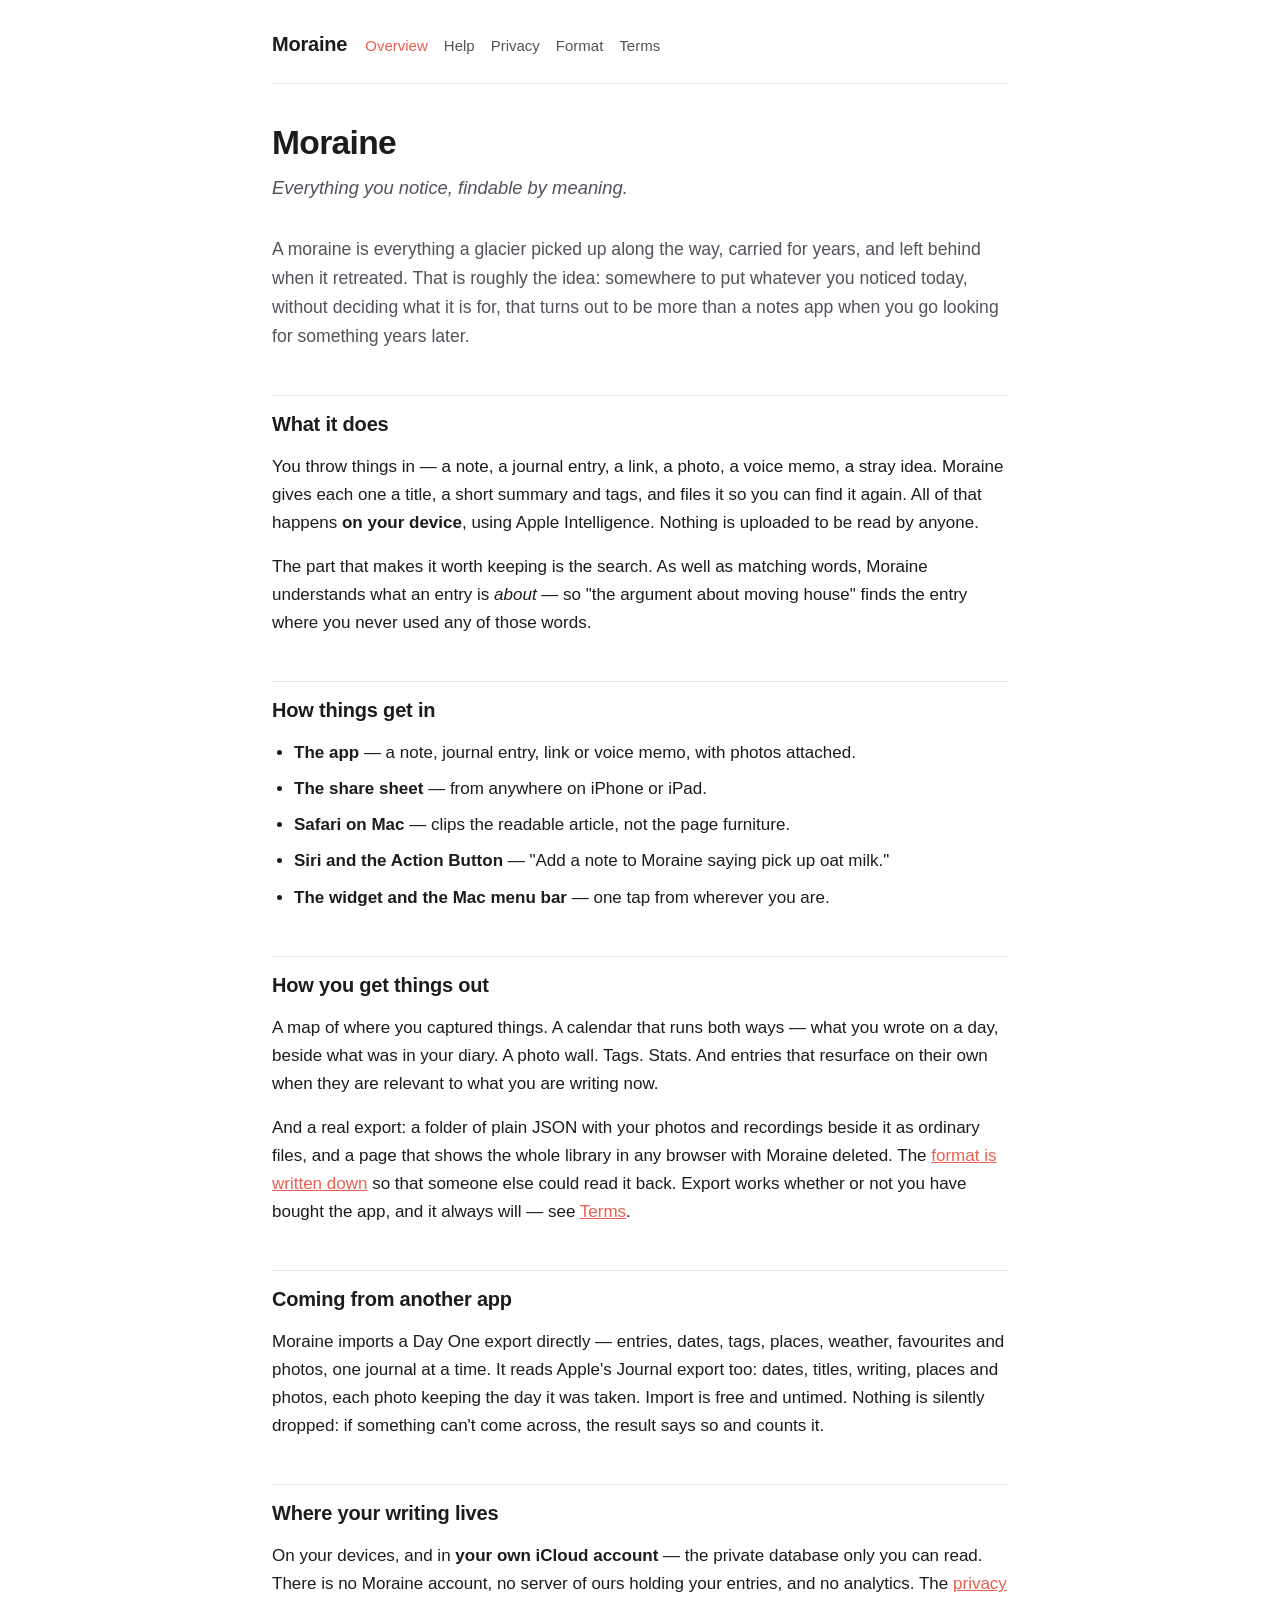
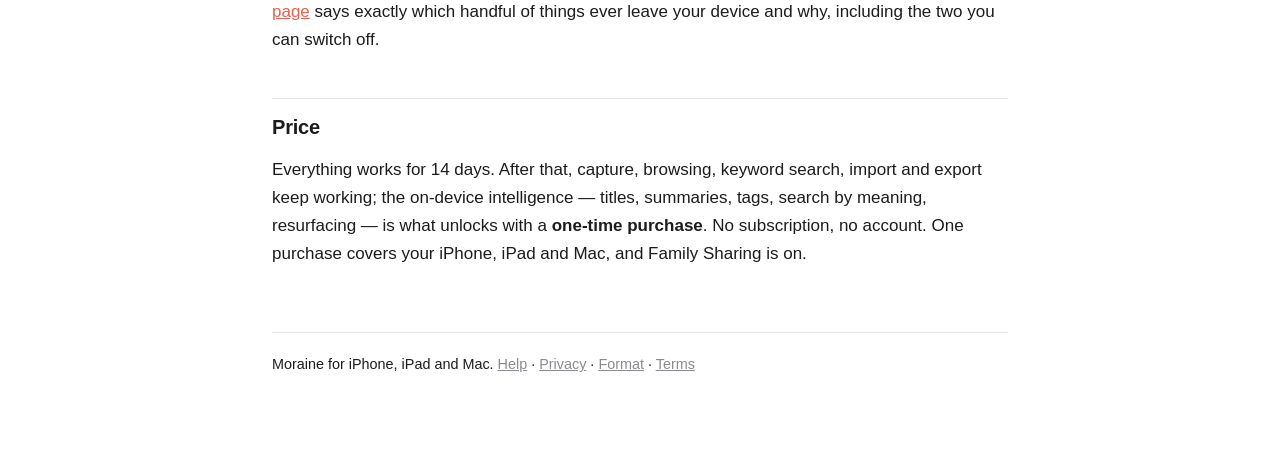
<file: index.html>
<!DOCTYPE html>
<html lang="en">
<head>
<meta charset="utf-8">
<meta name="viewport" content="width=device-width, initial-scale=1">
<title>Moraine — everything you notice, findable by meaning</title>
<meta name="description" content="Moraine is a private capture app for iPhone, iPad and Mac. Notes, journal entries, links, photos and voice memos — tagged and summarised on your device, synced through your own iCloud, and findable by meaning.">
<link rel="stylesheet" href="style.css">
</head>
<body>
<div class="wrap">

<header class="site">
    <a class="name" href="./">Moraine</a>
    <nav>
        <a href="./" aria-current="page">Overview</a>
        <a href="help.html">Help</a>
        <a href="privacy.html">Privacy</a>
        <a href="format.html">Format</a>
        <a href="terms.html">Terms</a>
    </nav>
</header>

<h1>Moraine</h1>
<p class="tagline">Everything you notice, findable by meaning.</p>

<p class="lede">A moraine is everything a glacier picked up along the way, carried for
years, and left behind when it retreated. That is roughly the idea: somewhere to put
whatever you noticed today, without deciding what it is for, that turns out to be more
than a notes app when you go looking for something years later.</p>

<h2>What it does</h2>

<p>You throw things in — a note, a journal entry, a link, a photo, a voice memo, a
stray idea. Moraine gives each one a title, a short summary and tags, and files it so
you can find it again. All of that happens <strong>on your device</strong>, using
Apple Intelligence. Nothing is uploaded to be read by anyone.</p>

<p>The part that makes it worth keeping is the search. As well as matching words,
Moraine understands what an entry is <em>about</em> — so "the argument about moving
house" finds the entry where you never used any of those words.</p>

<h2>How things get in</h2>

<ul>
    <li><strong>The app</strong> — a note, journal entry, link or voice memo, with photos attached.</li>
    <li><strong>The share sheet</strong> — from anywhere on iPhone or iPad.</li>
    <li><strong>Safari on Mac</strong> — clips the readable article, not the page furniture.</li>
    <li><strong>Siri and the Action Button</strong> — "Add a note to Moraine saying pick up oat milk."</li>
    <li><strong>The widget and the Mac menu bar</strong> — one tap from wherever you are.</li>
</ul>

<h2>How you get things out</h2>

<p>A map of where you captured things. A calendar that runs both ways — what you
wrote on a day, beside what was in your diary. A photo wall. Tags. Stats. And
entries that resurface on their own when they are relevant to what you are writing
now.</p>

<p>And a real export: a folder of plain JSON with your photos and recordings beside
it as ordinary files, and a page that shows the whole library in any browser with
Moraine deleted. The <a href="format.html">format is written down</a> so that
someone else could read it back. Export works whether or not you have bought the
app, and it always will — see <a href="terms.html">Terms</a>.</p>

<h2>Coming from another app</h2>

<p>Moraine imports a Day One export directly — entries, dates, tags, places, weather,
favourites and photos, one journal at a time. It reads Apple's Journal export too:
dates, titles, writing, places and photos, each photo keeping the day it was taken.
Import is free and untimed. Nothing is silently dropped: if something can't come
across, the result says so and counts it.</p>

<h2>Where your writing lives</h2>

<p>On your devices, and in <strong>your own iCloud account</strong> — the private
database only you can read. There is no Moraine account, no server of ours holding
your entries, and no analytics. The <a href="privacy.html">privacy page</a> says
exactly which handful of things ever leave your device and why, including the two
you can switch off.</p>

<h2>Price</h2>

<p>Everything works for 14 days. After that, capture, browsing, keyword search,
import and export keep working; the on-device intelligence — titles, summaries,
tags, search by meaning, resurfacing — is what unlocks with a
<strong>one-time purchase</strong>. No subscription, no account. One purchase covers
your iPhone, iPad and Mac, and Family Sharing is on.</p>

<footer class="site">
    <p>Moraine for iPhone, iPad and Mac.
    <a href="help.html">Help</a> ·
    <a href="privacy.html">Privacy</a> ·
    <a href="format.html">Format</a> ·
    <a href="terms.html">Terms</a></p>
</footer>

</div>
</body>
</html>
</file>
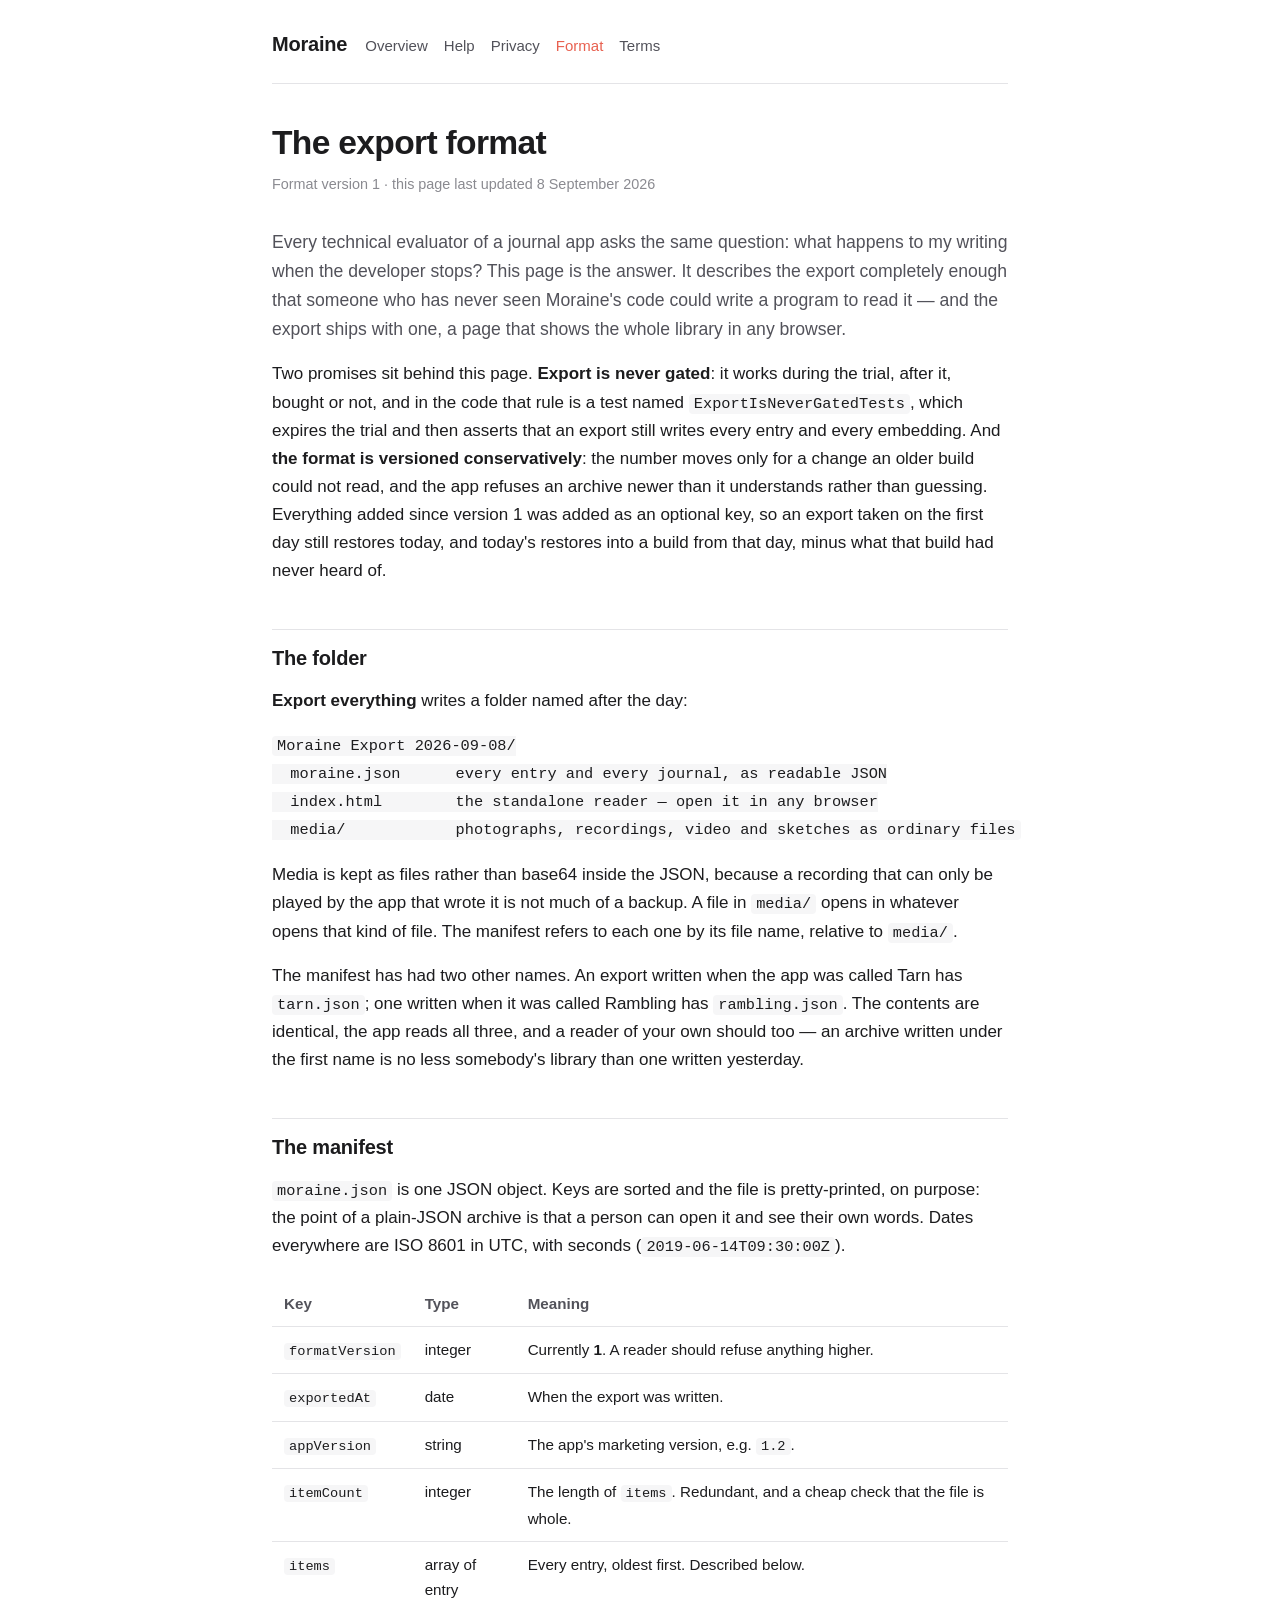
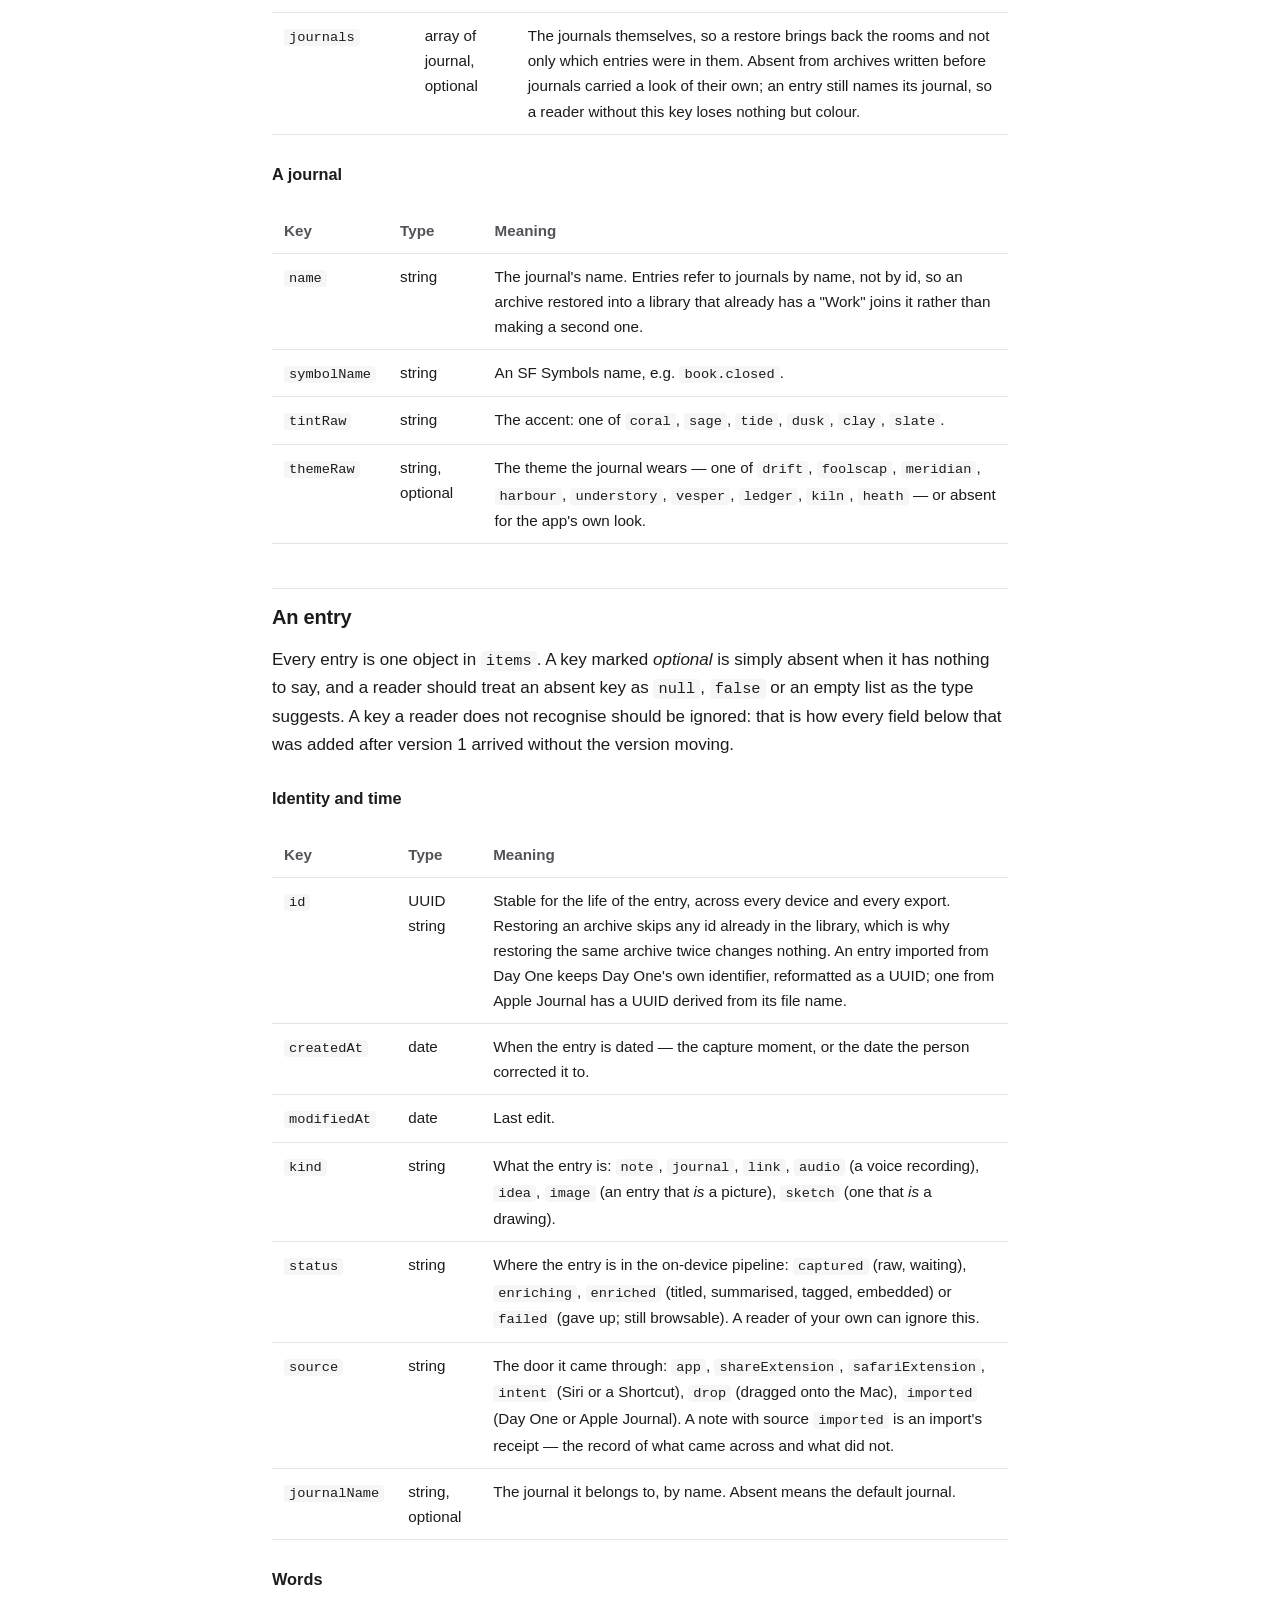
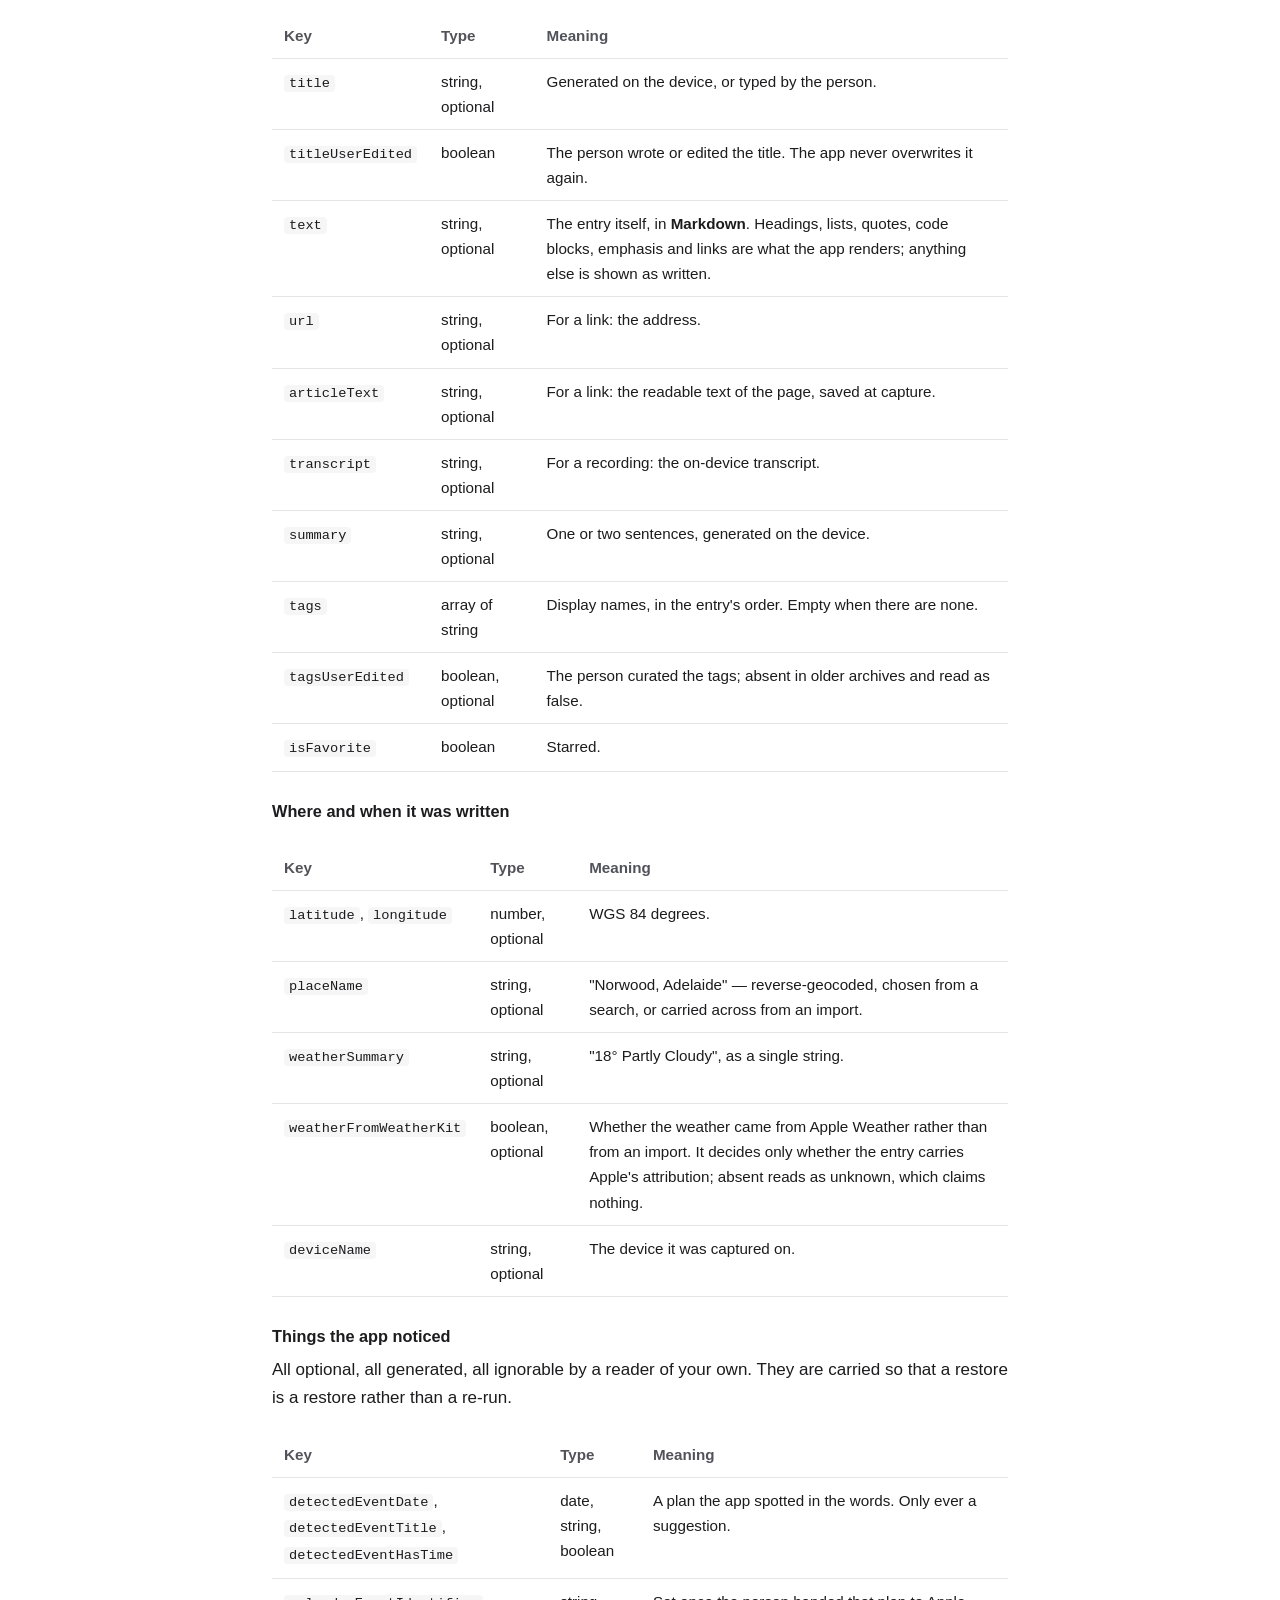
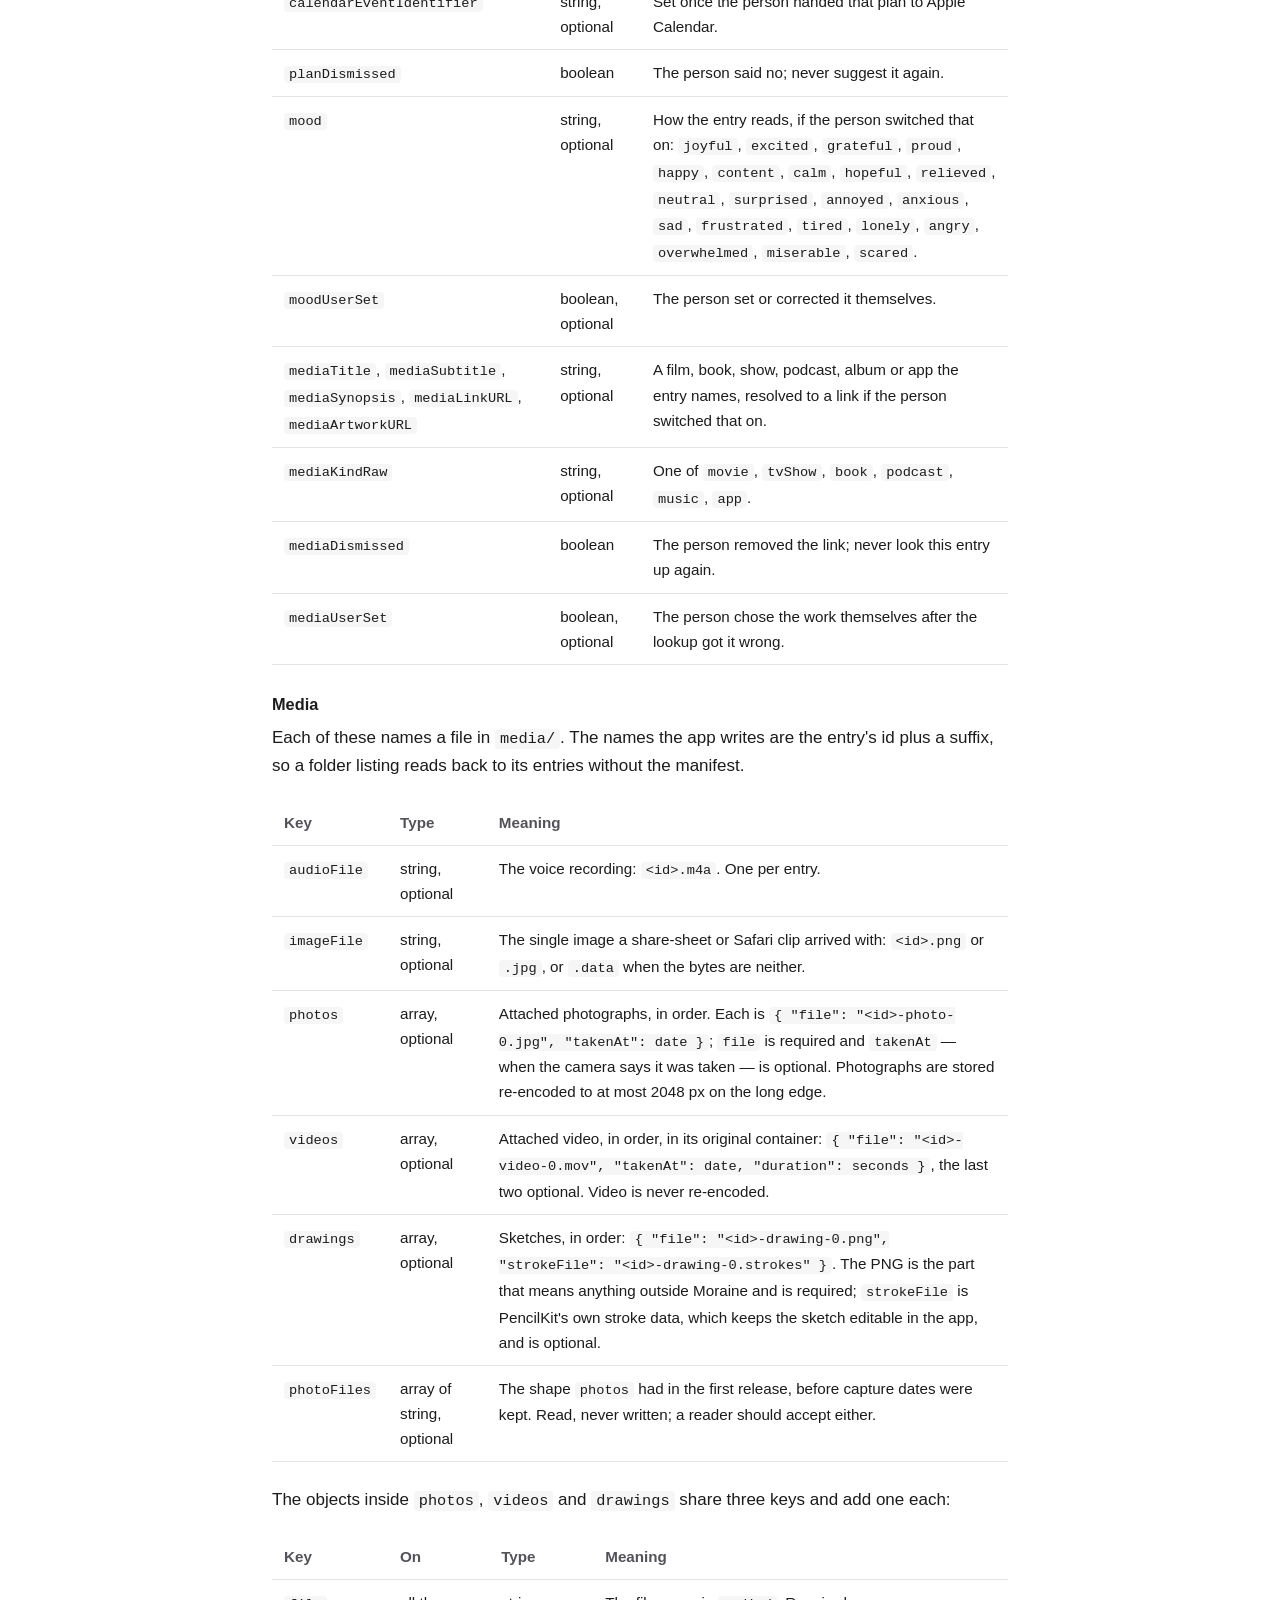
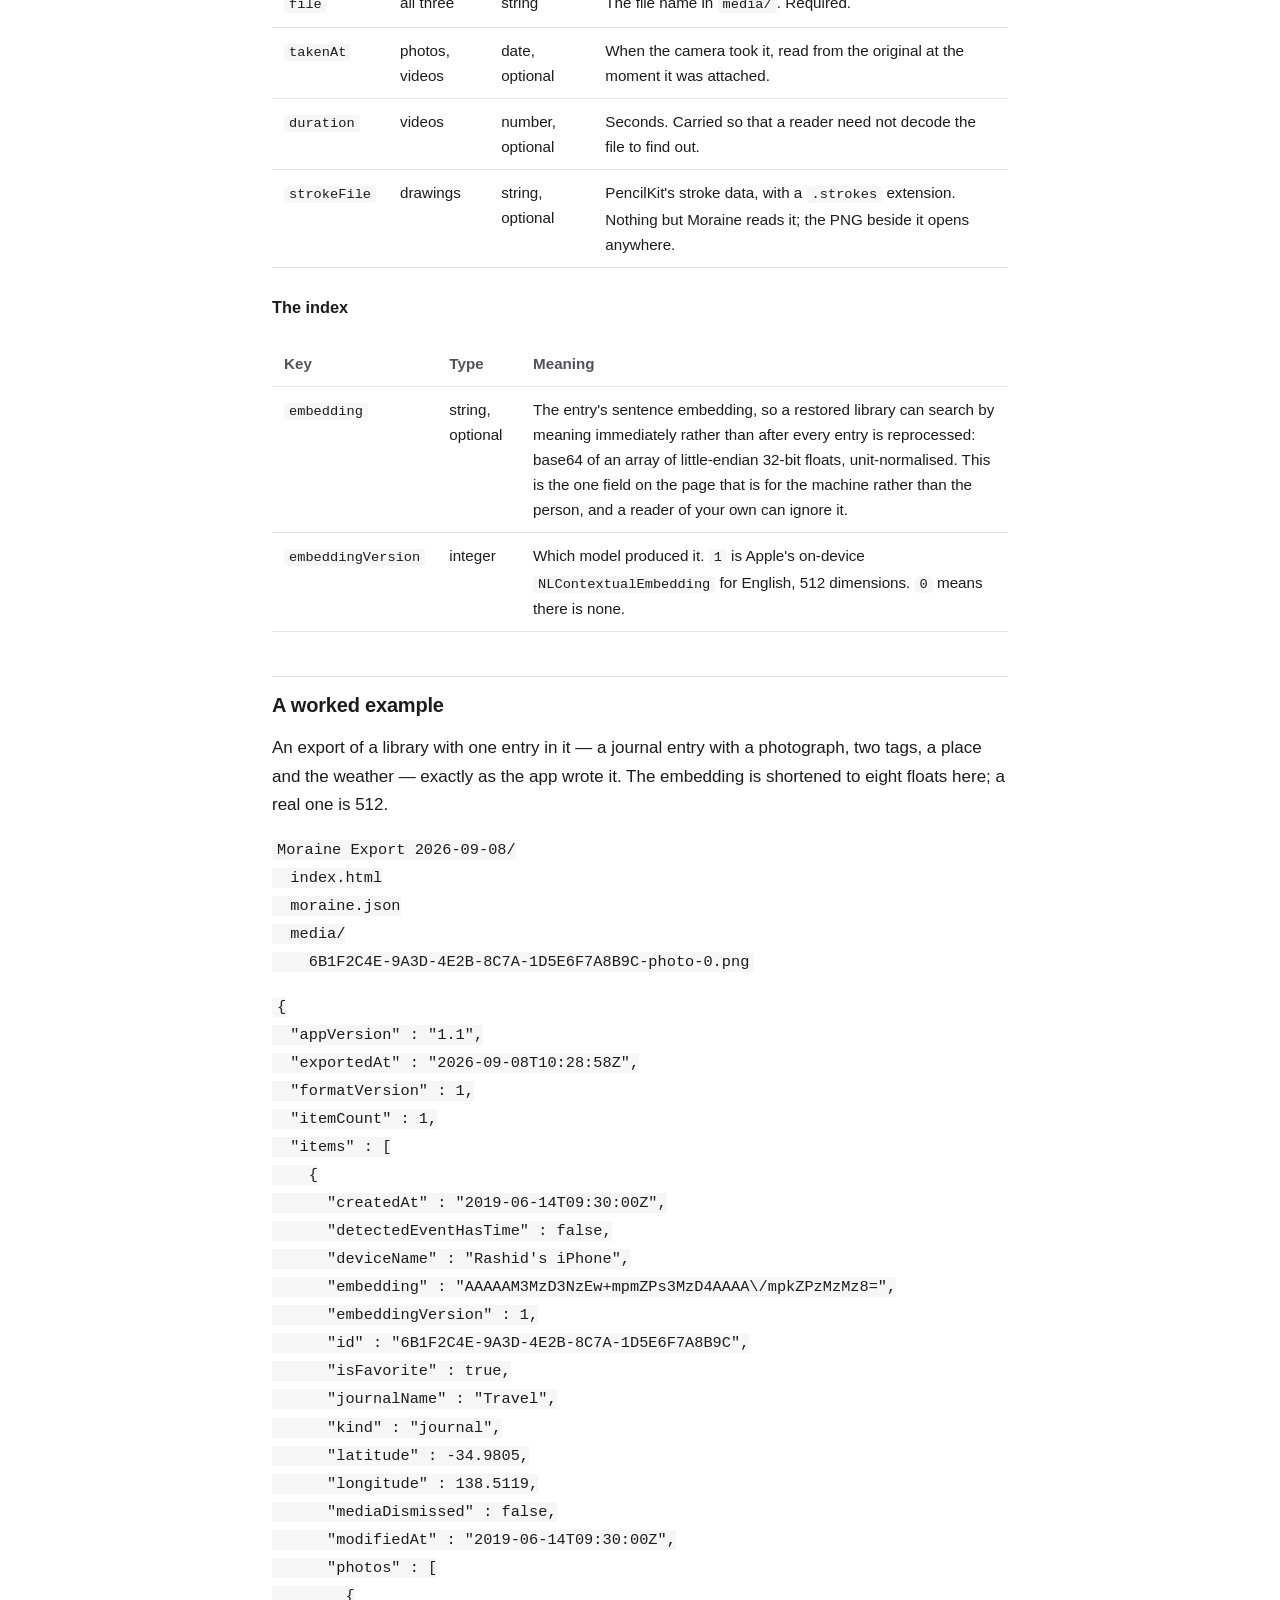
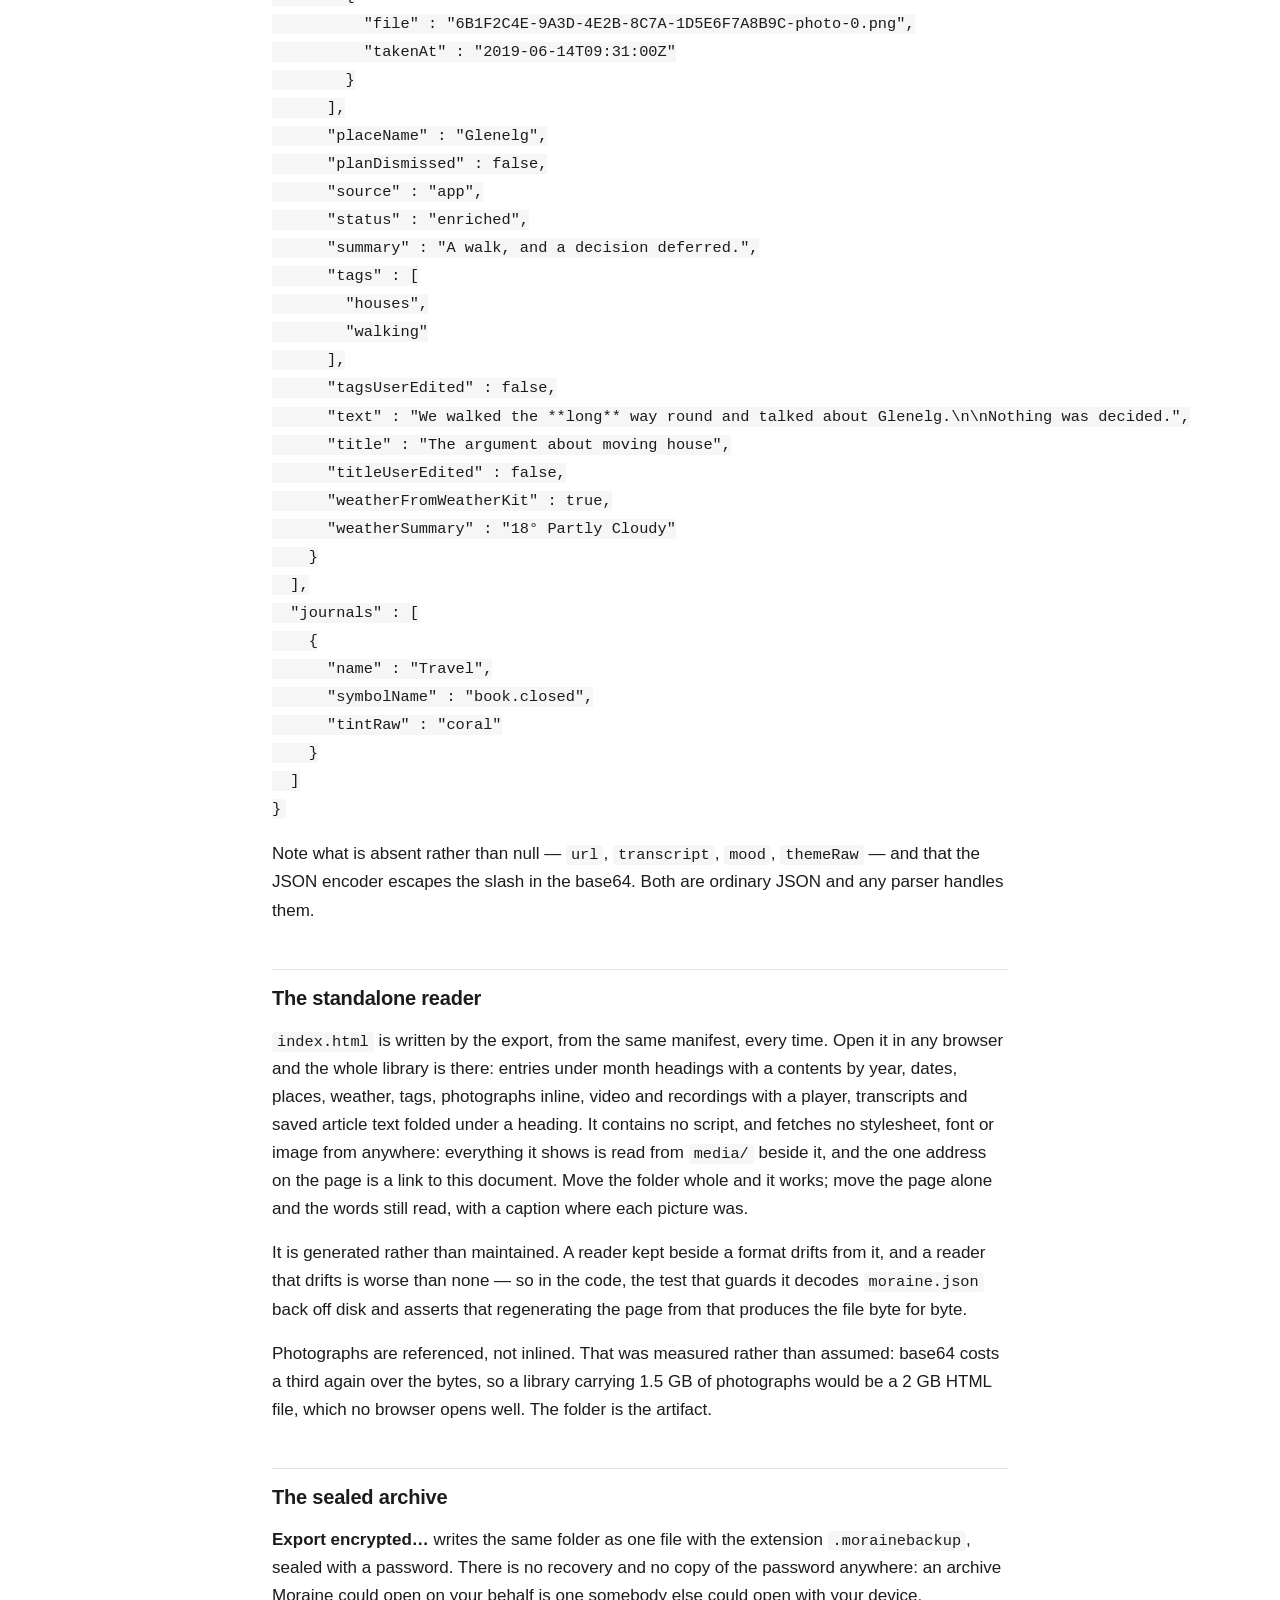
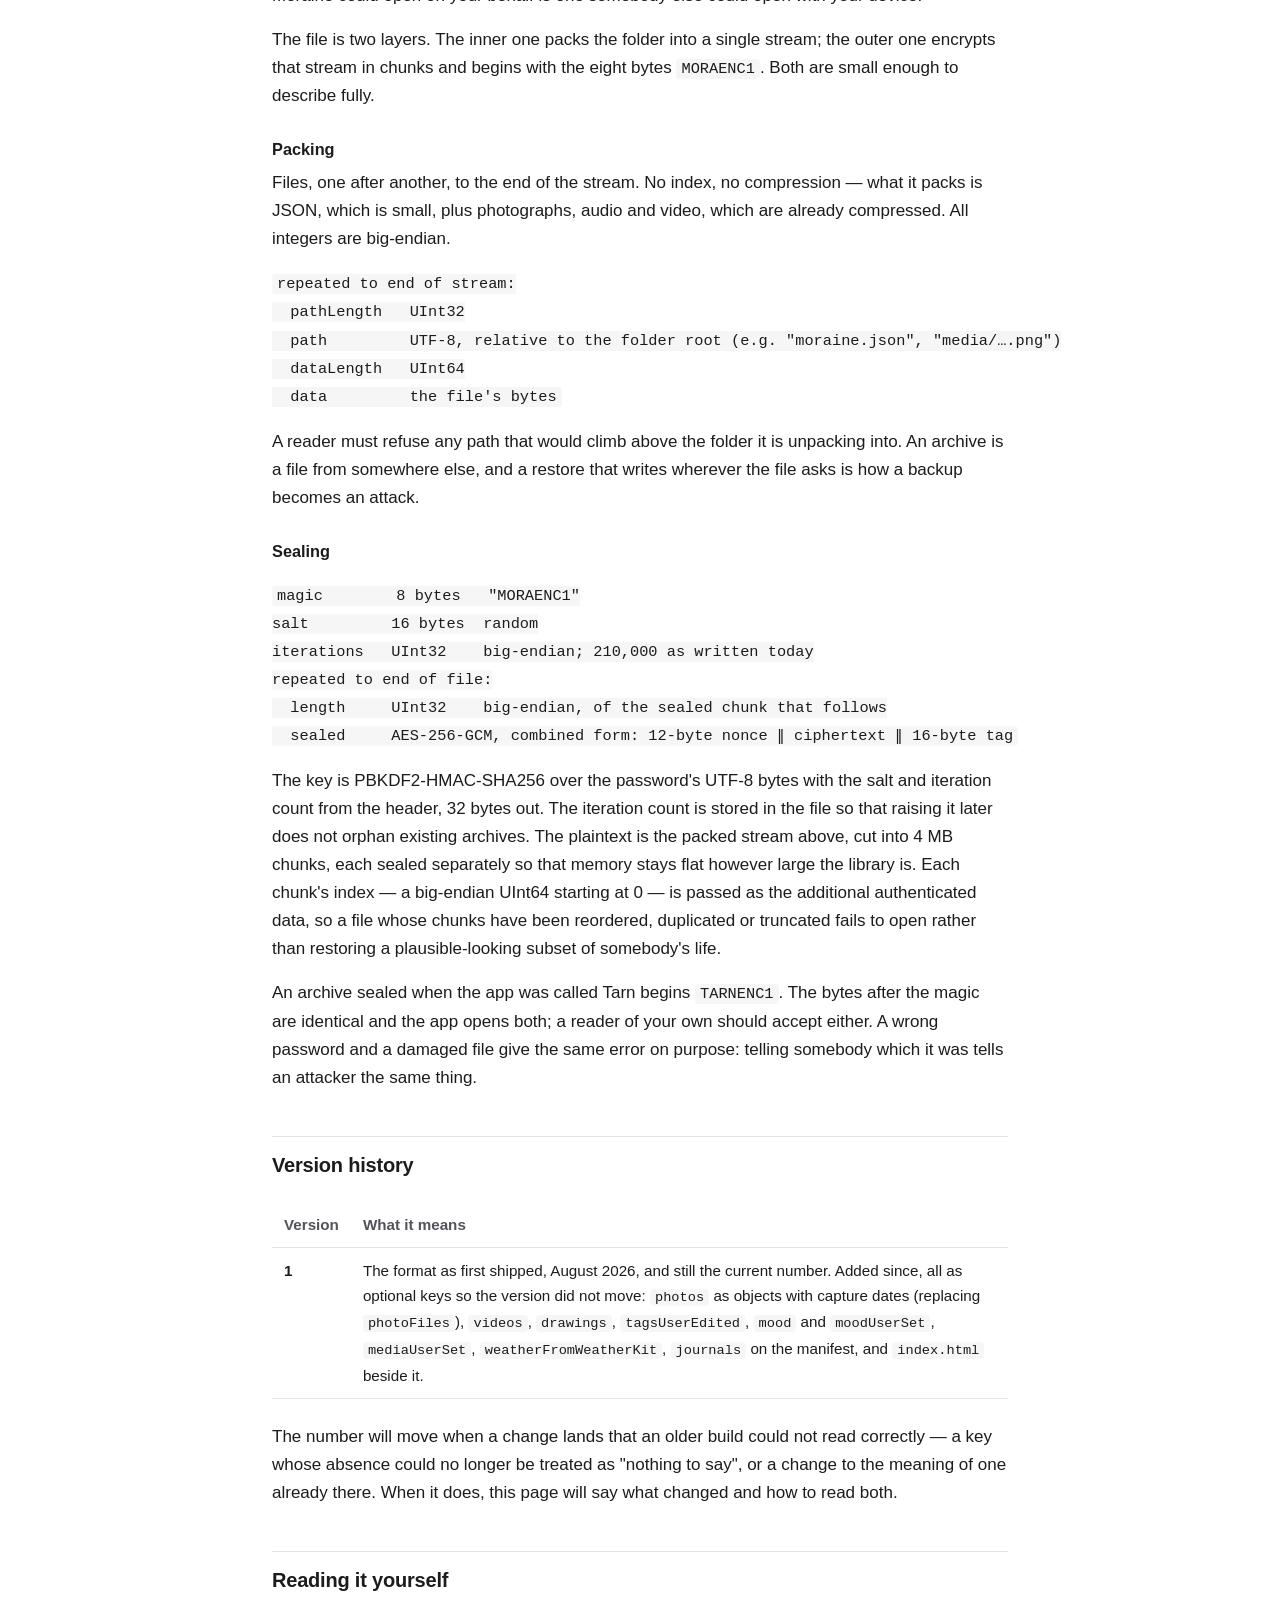
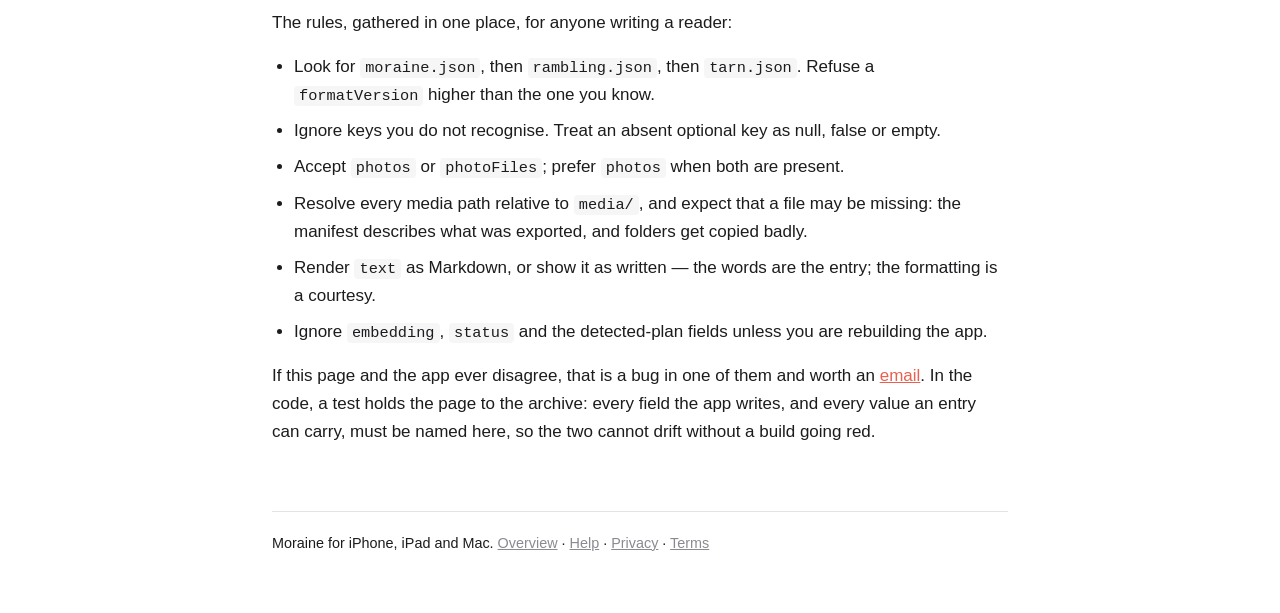
<file: format.html>
<!DOCTYPE html>
<html lang="en">
<head>
<meta charset="utf-8">
<meta name="viewport" content="width=device-width, initial-scale=1">
<title>Export format — Moraine</title>
<meta name="description" content="The Moraine export format, written down: the folder, every field in moraine.json, the media files, the standalone reader, and the sealed archive. Enough to write your own reader against.">
<link rel="stylesheet" href="style.css">
</head>
<body>
<div class="wrap">

<header class="site">
    <a class="name" href="./">Moraine</a>
    <nav>
        <a href="./">Overview</a>
        <a href="help.html">Help</a>
        <a href="privacy.html">Privacy</a>
        <a href="format.html" aria-current="page">Format</a>
        <a href="terms.html">Terms</a>
    </nav>
</header>

<h1>The export format</h1>
<p class="updated">Format version 1 · this page last updated 8 September 2026</p>

<p class="lede">Every technical evaluator of a journal app asks the same question:
what happens to my writing when the developer stops? This page is the answer. It
describes the export completely enough that someone who has never seen Moraine's
code could write a program to read it — and the export ships with one, a page that
shows the whole library in any browser.</p>

<p>Two promises sit behind this page. <strong>Export is never gated</strong>: it works
during the trial, after it, bought or not, and in the code that rule is a test named
<code>ExportIsNeverGatedTests</code>, which expires the trial and then asserts that an
export still writes every entry and every embedding. And <strong>the format is
versioned conservatively</strong>: the number moves only for a change an older build
could not read, and the app refuses an archive newer than it understands rather than
guessing. Everything added since version 1 was added as an optional key, so an export
taken on the first day still restores today, and today's restores into a build from
that day, minus what that build had never heard of.</p>

<h2>The folder</h2>

<p><strong>Export everything</strong> writes a folder named after the day:</p>

<pre><code>Moraine Export 2026-09-08/
  moraine.json      every entry and every journal, as readable JSON
  index.html        the standalone reader — open it in any browser
  media/            photographs, recordings, video and sketches as ordinary files</code></pre>

<p>Media is kept as files rather than base64 inside the JSON, because a recording
that can only be played by the app that wrote it is not much of a backup. A file in
<code>media/</code> opens in whatever opens that kind of file. The manifest refers to
each one by its file name, relative to <code>media/</code>.</p>

<p>The manifest has had two other names. An export written when the app was called
Tarn has <code>tarn.json</code>; one written when it was called Rambling has
<code>rambling.json</code>. The contents are identical, the app reads all three, and
a reader of your own should too — an archive written under the first name is no less
somebody's library than one written yesterday.</p>

<h2>The manifest</h2>

<p><code>moraine.json</code> is one JSON object. Keys are sorted and the file is
pretty-printed, on purpose: the point of a plain-JSON archive is that a person can
open it and see their own words. Dates everywhere are ISO 8601 in UTC, with seconds
(<code>2019-06-14T09:30:00Z</code>).</p>

<table>
<tr><th>Key</th><th>Type</th><th>Meaning</th></tr>
<tr><td><code>formatVersion</code></td><td>integer</td><td>Currently <strong>1</strong>. A reader should refuse anything higher.</td></tr>
<tr><td><code>exportedAt</code></td><td>date</td><td>When the export was written.</td></tr>
<tr><td><code>appVersion</code></td><td>string</td><td>The app's marketing version, e.g. <code>1.2</code>.</td></tr>
<tr><td><code>itemCount</code></td><td>integer</td><td>The length of <code>items</code>. Redundant, and a cheap check that the file is whole.</td></tr>
<tr><td><code>items</code></td><td>array of entry</td><td>Every entry, oldest first. Described below.</td></tr>
<tr><td><code>journals</code></td><td>array of journal, optional</td><td>The journals themselves, so a restore brings back the rooms and not only which entries were in them. Absent from archives written before journals carried a look of their own; an entry still names its journal, so a reader without this key loses nothing but colour.</td></tr>
</table>

<h3>A journal</h3>

<table>
<tr><th>Key</th><th>Type</th><th>Meaning</th></tr>
<tr><td><code>name</code></td><td>string</td><td>The journal's name. Entries refer to journals by name, not by id, so an archive restored into a library that already has a "Work" joins it rather than making a second one.</td></tr>
<tr><td><code>symbolName</code></td><td>string</td><td>An SF Symbols name, e.g. <code>book.closed</code>.</td></tr>
<tr><td><code>tintRaw</code></td><td>string</td><td>The accent: one of <code>coral</code>, <code>sage</code>, <code>tide</code>, <code>dusk</code>, <code>clay</code>, <code>slate</code>.</td></tr>
<tr><td><code>themeRaw</code></td><td>string, optional</td><td>The theme the journal wears — one of <code>drift</code>, <code>foolscap</code>, <code>meridian</code>, <code>harbour</code>, <code>understory</code>, <code>vesper</code>, <code>ledger</code>, <code>kiln</code>, <code>heath</code> — or absent for the app's own look.</td></tr>
</table>

<h2>An entry</h2>

<p>Every entry is one object in <code>items</code>. A key marked <em>optional</em> is
simply absent when it has nothing to say, and a reader should treat an absent key as
<code>null</code>, <code>false</code> or an empty list as the type suggests. A key a
reader does not recognise should be ignored: that is how every field below that was
added after version 1 arrived without the version moving.</p>

<h3>Identity and time</h3>

<table>
<tr><th>Key</th><th>Type</th><th>Meaning</th></tr>
<tr><td><code>id</code></td><td>UUID string</td><td>Stable for the life of the entry, across every device and every export. Restoring an archive skips any id already in the library, which is why restoring the same archive twice changes nothing. An entry imported from Day One keeps Day One's own identifier, reformatted as a UUID; one from Apple Journal has a UUID derived from its file name.</td></tr>
<tr><td><code>createdAt</code></td><td>date</td><td>When the entry is dated — the capture moment, or the date the person corrected it to.</td></tr>
<tr><td><code>modifiedAt</code></td><td>date</td><td>Last edit.</td></tr>
<tr><td><code>kind</code></td><td>string</td><td>What the entry is: <code>note</code>, <code>journal</code>, <code>link</code>, <code>audio</code> (a voice recording), <code>idea</code>, <code>image</code> (an entry that <em>is</em> a picture), <code>sketch</code> (one that <em>is</em> a drawing).</td></tr>
<tr><td><code>status</code></td><td>string</td><td>Where the entry is in the on-device pipeline: <code>captured</code> (raw, waiting), <code>enriching</code>, <code>enriched</code> (titled, summarised, tagged, embedded) or <code>failed</code> (gave up; still browsable). A reader of your own can ignore this.</td></tr>
<tr><td><code>source</code></td><td>string</td><td>The door it came through: <code>app</code>, <code>shareExtension</code>, <code>safariExtension</code>, <code>intent</code> (Siri or a Shortcut), <code>drop</code> (dragged onto the Mac), <code>imported</code> (Day One or Apple Journal). A note with source <code>imported</code> is an import's receipt — the record of what came across and what did not.</td></tr>
<tr><td><code>journalName</code></td><td>string, optional</td><td>The journal it belongs to, by name. Absent means the default journal.</td></tr>
</table>

<h3>Words</h3>

<table>
<tr><th>Key</th><th>Type</th><th>Meaning</th></tr>
<tr><td><code>title</code></td><td>string, optional</td><td>Generated on the device, or typed by the person.</td></tr>
<tr><td><code>titleUserEdited</code></td><td>boolean</td><td>The person wrote or edited the title. The app never overwrites it again.</td></tr>
<tr><td><code>text</code></td><td>string, optional</td><td>The entry itself, in <strong>Markdown</strong>. Headings, lists, quotes, code blocks, emphasis and links are what the app renders; anything else is shown as written.</td></tr>
<tr><td><code>url</code></td><td>string, optional</td><td>For a link: the address.</td></tr>
<tr><td><code>articleText</code></td><td>string, optional</td><td>For a link: the readable text of the page, saved at capture.</td></tr>
<tr><td><code>transcript</code></td><td>string, optional</td><td>For a recording: the on-device transcript.</td></tr>
<tr><td><code>summary</code></td><td>string, optional</td><td>One or two sentences, generated on the device.</td></tr>
<tr><td><code>tags</code></td><td>array of string</td><td>Display names, in the entry's order. Empty when there are none.</td></tr>
<tr><td><code>tagsUserEdited</code></td><td>boolean, optional</td><td>The person curated the tags; absent in older archives and read as false.</td></tr>
<tr><td><code>isFavorite</code></td><td>boolean</td><td>Starred.</td></tr>
</table>

<h3>Where and when it was written</h3>

<table>
<tr><th>Key</th><th>Type</th><th>Meaning</th></tr>
<tr><td><code>latitude</code>, <code>longitude</code></td><td>number, optional</td><td>WGS 84 degrees.</td></tr>
<tr><td><code>placeName</code></td><td>string, optional</td><td>"Norwood, Adelaide" — reverse-geocoded, chosen from a search, or carried across from an import.</td></tr>
<tr><td><code>weatherSummary</code></td><td>string, optional</td><td>"18° Partly Cloudy", as a single string.</td></tr>
<tr><td><code>weatherFromWeatherKit</code></td><td>boolean, optional</td><td>Whether the weather came from Apple Weather rather than from an import. It decides only whether the entry carries Apple's attribution; absent reads as unknown, which claims nothing.</td></tr>
<tr><td><code>deviceName</code></td><td>string, optional</td><td>The device it was captured on.</td></tr>
</table>

<h3>Things the app noticed</h3>

<p>All optional, all generated, all ignorable by a reader of your own. They are
carried so that a restore is a restore rather than a re-run.</p>

<table>
<tr><th>Key</th><th>Type</th><th>Meaning</th></tr>
<tr><td><code>detectedEventDate</code>, <code>detectedEventTitle</code>, <code>detectedEventHasTime</code></td><td>date, string, boolean</td><td>A plan the app spotted in the words. Only ever a suggestion.</td></tr>
<tr><td><code>calendarEventIdentifier</code></td><td>string, optional</td><td>Set once the person handed that plan to Apple Calendar.</td></tr>
<tr><td><code>planDismissed</code></td><td>boolean</td><td>The person said no; never suggest it again.</td></tr>
<tr><td><code>mood</code></td><td>string, optional</td><td>How the entry reads, if the person switched that on: <code>joyful</code>, <code>excited</code>, <code>grateful</code>, <code>proud</code>, <code>happy</code>, <code>content</code>, <code>calm</code>, <code>hopeful</code>, <code>relieved</code>, <code>neutral</code>, <code>surprised</code>, <code>annoyed</code>, <code>anxious</code>, <code>sad</code>, <code>frustrated</code>, <code>tired</code>, <code>lonely</code>, <code>angry</code>, <code>overwhelmed</code>, <code>miserable</code>, <code>scared</code>.</td></tr>
<tr><td><code>moodUserSet</code></td><td>boolean, optional</td><td>The person set or corrected it themselves.</td></tr>
<tr><td><code>mediaTitle</code>, <code>mediaSubtitle</code>, <code>mediaSynopsis</code>, <code>mediaLinkURL</code>, <code>mediaArtworkURL</code></td><td>string, optional</td><td>A film, book, show, podcast, album or app the entry names, resolved to a link if the person switched that on.</td></tr>
<tr><td><code>mediaKindRaw</code></td><td>string, optional</td><td>One of <code>movie</code>, <code>tvShow</code>, <code>book</code>, <code>podcast</code>, <code>music</code>, <code>app</code>.</td></tr>
<tr><td><code>mediaDismissed</code></td><td>boolean</td><td>The person removed the link; never look this entry up again.</td></tr>
<tr><td><code>mediaUserSet</code></td><td>boolean, optional</td><td>The person chose the work themselves after the lookup got it wrong.</td></tr>
</table>

<h3>Media</h3>

<p>Each of these names a file in <code>media/</code>. The names the app writes are
the entry's id plus a suffix, so a folder listing reads back to its entries without
the manifest.</p>

<table>
<tr><th>Key</th><th>Type</th><th>Meaning</th></tr>
<tr><td><code>audioFile</code></td><td>string, optional</td><td>The voice recording: <code>&lt;id&gt;.m4a</code>. One per entry.</td></tr>
<tr><td><code>imageFile</code></td><td>string, optional</td><td>The single image a share-sheet or Safari clip arrived with: <code>&lt;id&gt;.png</code> or <code>.jpg</code>, or <code>.data</code> when the bytes are neither.</td></tr>
<tr><td><code>photos</code></td><td>array, optional</td><td>Attached photographs, in order. Each is <code>{ "file": "&lt;id&gt;-photo-0.jpg", "takenAt": date }</code>; <code>file</code> is required and <code>takenAt</code> — when the camera says it was taken — is optional. Photographs are stored re-encoded to at most 2048 px on the long edge.</td></tr>
<tr><td><code>videos</code></td><td>array, optional</td><td>Attached video, in order, in its original container: <code>{ "file": "&lt;id&gt;-video-0.mov", "takenAt": date, "duration": seconds }</code>, the last two optional. Video is never re-encoded.</td></tr>
<tr><td><code>drawings</code></td><td>array, optional</td><td>Sketches, in order: <code>{ "file": "&lt;id&gt;-drawing-0.png", "strokeFile": "&lt;id&gt;-drawing-0.strokes" }</code>. The PNG is the part that means anything outside Moraine and is required; <code>strokeFile</code> is PencilKit's own stroke data, which keeps the sketch editable in the app, and is optional.</td></tr>
<tr><td><code>photoFiles</code></td><td>array of string, optional</td><td>The shape <code>photos</code> had in the first release, before capture dates were kept. Read, never written; a reader should accept either.</td></tr>
</table>

<p>The objects inside <code>photos</code>, <code>videos</code> and <code>drawings</code>
share three keys and add one each:</p>

<table>
<tr><th>Key</th><th>On</th><th>Type</th><th>Meaning</th></tr>
<tr><td><code>file</code></td><td>all three</td><td>string</td><td>The file name in <code>media/</code>. Required.</td></tr>
<tr><td><code>takenAt</code></td><td>photos, videos</td><td>date, optional</td><td>When the camera took it, read from the original at the moment it was attached.</td></tr>
<tr><td><code>duration</code></td><td>videos</td><td>number, optional</td><td>Seconds. Carried so that a reader need not decode the file to find out.</td></tr>
<tr><td><code>strokeFile</code></td><td>drawings</td><td>string, optional</td><td>PencilKit's stroke data, with a <code>.strokes</code> extension. Nothing but Moraine reads it; the PNG beside it opens anywhere.</td></tr>
</table>

<h3>The index</h3>

<table>
<tr><th>Key</th><th>Type</th><th>Meaning</th></tr>
<tr><td><code>embedding</code></td><td>string, optional</td><td>The entry's sentence embedding, so a restored library can search by meaning immediately rather than after every entry is reprocessed: base64 of an array of little-endian 32-bit floats, unit-normalised. This is the one field on the page that is for the machine rather than the person, and a reader of your own can ignore it.</td></tr>
<tr><td><code>embeddingVersion</code></td><td>integer</td><td>Which model produced it. <code>1</code> is Apple's on-device <code>NLContextualEmbedding</code> for English, 512 dimensions. <code>0</code> means there is none.</td></tr>
</table>

<h2>A worked example</h2>

<p>An export of a library with one entry in it — a journal entry with a photograph,
two tags, a place and the weather — exactly as the app wrote it. The embedding is
shortened to eight floats here; a real one is 512.</p>

<pre><code>Moraine Export 2026-09-08/
  index.html
  moraine.json
  media/
    6B1F2C4E-9A3D-4E2B-8C7A-1D5E6F7A8B9C-photo-0.png</code></pre>

<pre><code>{
  "appVersion" : "1.1",
  "exportedAt" : "2026-09-08T10:28:58Z",
  "formatVersion" : 1,
  "itemCount" : 1,
  "items" : [
    {
      "createdAt" : "2019-06-14T09:30:00Z",
      "detectedEventHasTime" : false,
      "deviceName" : "Rashid's iPhone",
      "embedding" : "AAAAAM3MzD3NzEw+mpmZPs3MzD4AAAA\/mpkZPzMzMz8=",
      "embeddingVersion" : 1,
      "id" : "6B1F2C4E-9A3D-4E2B-8C7A-1D5E6F7A8B9C",
      "isFavorite" : true,
      "journalName" : "Travel",
      "kind" : "journal",
      "latitude" : -34.9805,
      "longitude" : 138.5119,
      "mediaDismissed" : false,
      "modifiedAt" : "2019-06-14T09:30:00Z",
      "photos" : [
        {
          "file" : "6B1F2C4E-9A3D-4E2B-8C7A-1D5E6F7A8B9C-photo-0.png",
          "takenAt" : "2019-06-14T09:31:00Z"
        }
      ],
      "placeName" : "Glenelg",
      "planDismissed" : false,
      "source" : "app",
      "status" : "enriched",
      "summary" : "A walk, and a decision deferred.",
      "tags" : [
        "houses",
        "walking"
      ],
      "tagsUserEdited" : false,
      "text" : "We walked the **long** way round and talked about Glenelg.\n\nNothing was decided.",
      "title" : "The argument about moving house",
      "titleUserEdited" : false,
      "weatherFromWeatherKit" : true,
      "weatherSummary" : "18° Partly Cloudy"
    }
  ],
  "journals" : [
    {
      "name" : "Travel",
      "symbolName" : "book.closed",
      "tintRaw" : "coral"
    }
  ]
}</code></pre>

<p>Note what is absent rather than null — <code>url</code>, <code>transcript</code>,
<code>mood</code>, <code>themeRaw</code> — and that the JSON encoder escapes the
slash in the base64. Both are ordinary JSON and any parser handles them.</p>

<h2>The standalone reader</h2>

<p><code>index.html</code> is written by the export, from the same manifest, every
time. Open it in any browser and the whole library is there: entries under month
headings with a contents by year, dates, places, weather, tags, photographs inline,
video and recordings with a player, transcripts and saved article text folded under a
heading. It contains no script, and fetches no stylesheet, font or image from
anywhere: everything it shows is read from <code>media/</code> beside it, and the one
address on the page is a link to this document. Move the folder whole and it works;
move the page alone and the words still read, with a caption where each picture was.</p>

<p>It is generated rather than maintained. A reader kept beside a format drifts from
it, and a reader that drifts is worse than none — so in the code, the test that
guards it decodes <code>moraine.json</code> back off disk and asserts that regenerating
the page from that produces the file byte for byte.</p>

<p>Photographs are referenced, not inlined. That was measured rather than assumed:
base64 costs a third again over the bytes, so a library carrying 1.5 GB of
photographs would be a 2 GB HTML file, which no browser opens well. The folder is the
artifact.</p>

<h2>The sealed archive</h2>

<p><strong>Export encrypted…</strong> writes the same folder as one file with the
extension <code>.morainebackup</code>, sealed with a password. There is no recovery
and no copy of the password anywhere: an archive Moraine could open on your behalf is
one somebody else could open with your device.</p>

<p>The file is two layers. The inner one packs the folder into a single stream; the
outer one encrypts that stream in chunks and begins with the eight bytes
<code>MORAENC1</code>. Both are small enough to describe fully.</p>

<h3>Packing</h3>

<p>Files, one after another, to the end of the stream. No index, no compression —
what it packs is JSON, which is small, plus photographs, audio and video, which are
already compressed. All integers are big-endian.</p>

<pre><code>repeated to end of stream:
  pathLength   UInt32
  path         UTF-8, relative to the folder root (e.g. "moraine.json", "media/….png")
  dataLength   UInt64
  data         the file's bytes</code></pre>

<p>A reader must refuse any path that would climb above the folder it is unpacking
into. An archive is a file from somewhere else, and a restore that writes wherever
the file asks is how a backup becomes an attack.</p>

<h3>Sealing</h3>

<pre><code>magic        8 bytes   "MORAENC1"
salt         16 bytes  random
iterations   UInt32    big-endian; 210,000 as written today
repeated to end of file:
  length     UInt32    big-endian, of the sealed chunk that follows
  sealed     AES-256-GCM, combined form: 12-byte nonce ‖ ciphertext ‖ 16-byte tag</code></pre>

<p>The key is PBKDF2-HMAC-SHA256 over the password's UTF-8 bytes with the salt and
iteration count from the header, 32 bytes out. The iteration count is stored in the
file so that raising it later does not orphan existing archives. The plaintext is the
packed stream above, cut into 4 MB chunks, each sealed separately so that memory
stays flat however large the library is. Each chunk's index — a big-endian UInt64
starting at 0 — is passed as the additional authenticated data, so a file whose chunks
have been reordered, duplicated or truncated fails to open rather than restoring a
plausible-looking subset of somebody's life.</p>

<p>An archive sealed when the app was called Tarn begins <code>TARNENC1</code>. The
bytes after the magic are identical and the app opens both; a reader of your own
should accept either. A wrong password and a damaged file give the same error on
purpose: telling somebody which it was tells an attacker the same thing.</p>

<h2>Version history</h2>

<table>
<tr><th>Version</th><th>What it means</th></tr>
<tr><td><strong>1</strong></td><td>The format as first shipped, August 2026, and still the current number. Added since, all as optional keys so the version did not move: <code>photos</code> as objects with capture dates (replacing <code>photoFiles</code>), <code>videos</code>, <code>drawings</code>, <code>tagsUserEdited</code>, <code>mood</code> and <code>moodUserSet</code>, <code>mediaUserSet</code>, <code>weatherFromWeatherKit</code>, <code>journals</code> on the manifest, and <code>index.html</code> beside it.</td></tr>
</table>

<p>The number will move when a change lands that an older build could not read
correctly — a key whose absence could no longer be treated as "nothing to say", or a
change to the meaning of one already there. When it does, this page will say what
changed and how to read both.</p>

<h2>Reading it yourself</h2>

<p>The rules, gathered in one place, for anyone writing a reader:</p>

<ul>
    <li>Look for <code>moraine.json</code>, then <code>rambling.json</code>, then <code>tarn.json</code>. Refuse a <code>formatVersion</code> higher than the one you know.</li>
    <li>Ignore keys you do not recognise. Treat an absent optional key as null, false or empty.</li>
    <li>Accept <code>photos</code> or <code>photoFiles</code>; prefer <code>photos</code> when both are present.</li>
    <li>Resolve every media path relative to <code>media/</code>, and expect that a file may be missing: the manifest describes what was exported, and folders get copied badly.</li>
    <li>Render <code>text</code> as Markdown, or show it as written — the words are the entry; the formatting is a courtesy.</li>
    <li>Ignore <code>embedding</code>, <code>status</code> and the detected-plan fields unless you are rebuilding the app.</li>
</ul>

<p>If this page and the app ever disagree, that is a bug in one of them and worth an
<a href="mailto:chaser_90ragwort@icloud.com">email</a>. In the code, a test holds the
page to the archive: every field the app writes, and every value an entry can carry,
must be named here, so the two cannot drift without a build going red.</p>

<footer class="site">
    <p>Moraine for iPhone, iPad and Mac.
    <a href="./">Overview</a> ·
    <a href="help.html">Help</a> ·
    <a href="privacy.html">Privacy</a> ·
    <a href="terms.html">Terms</a></p>
</footer>

</div>
</body>
</html>
</file>
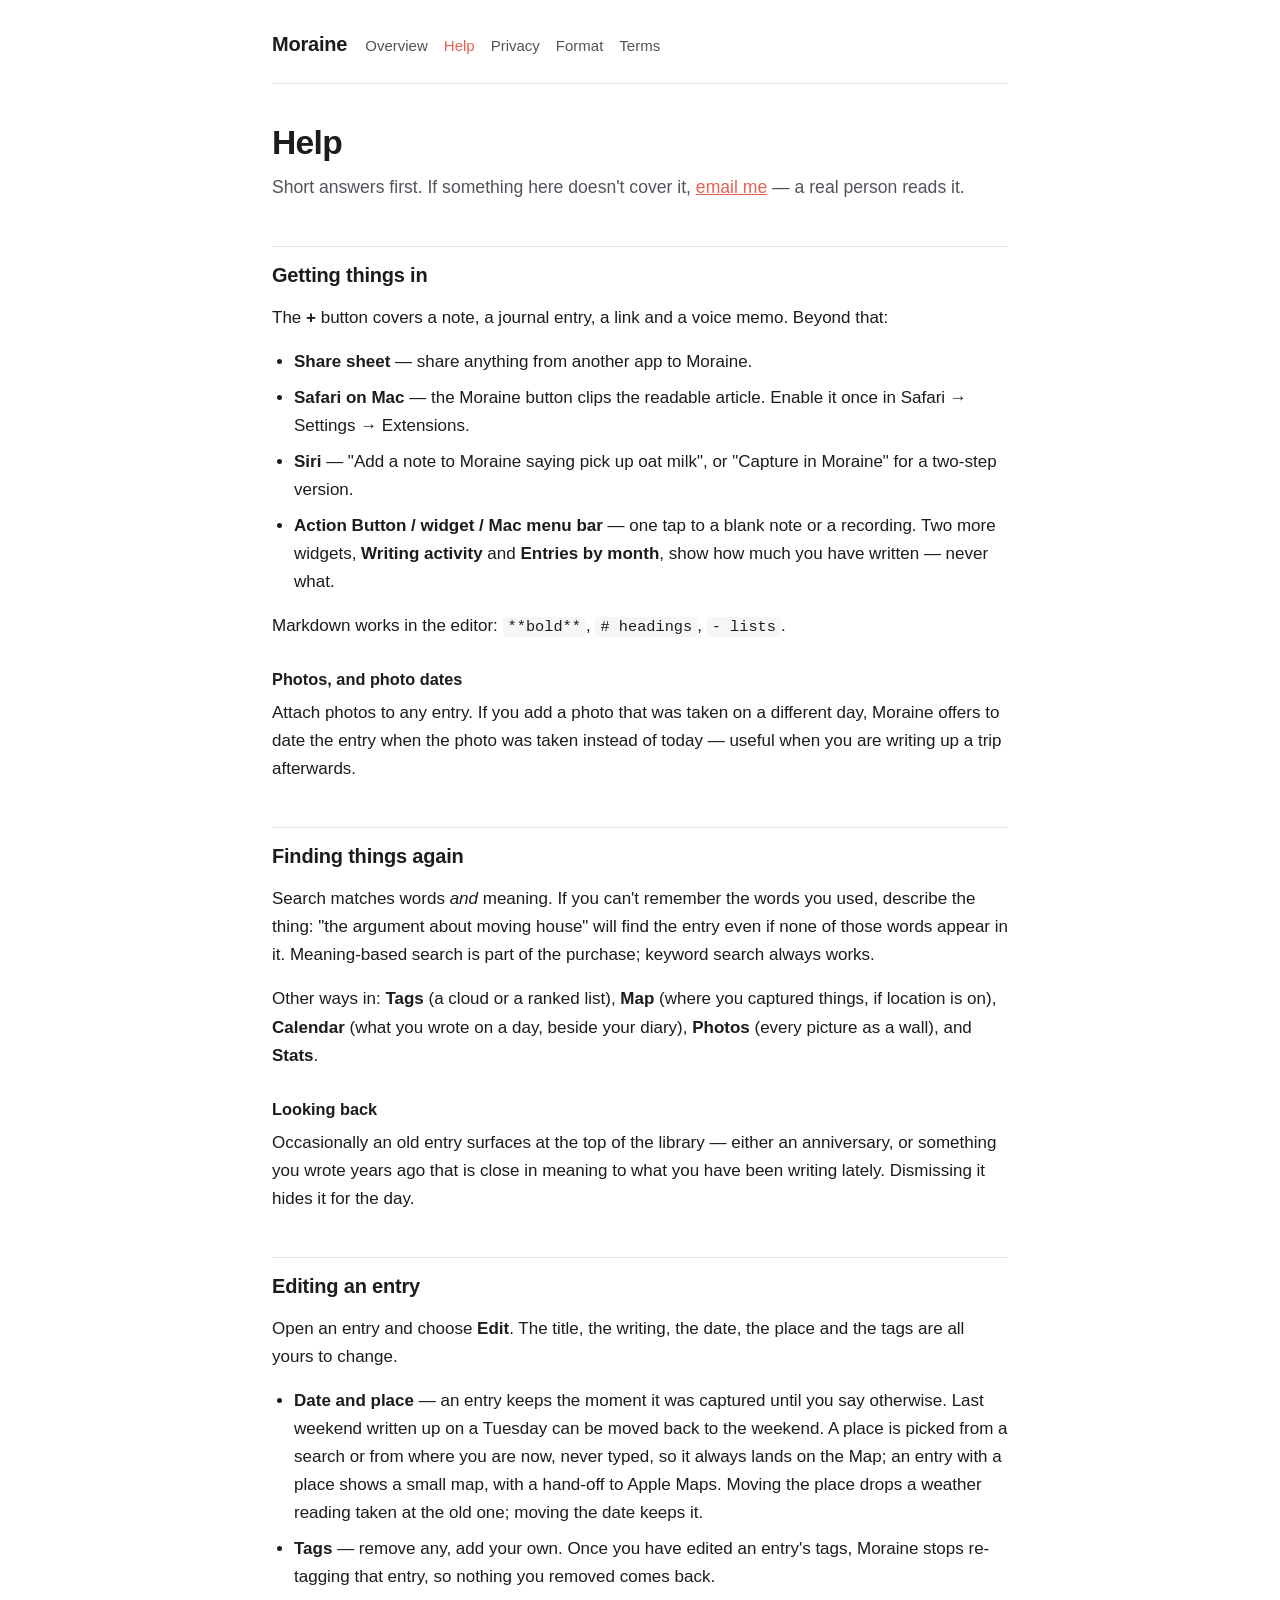
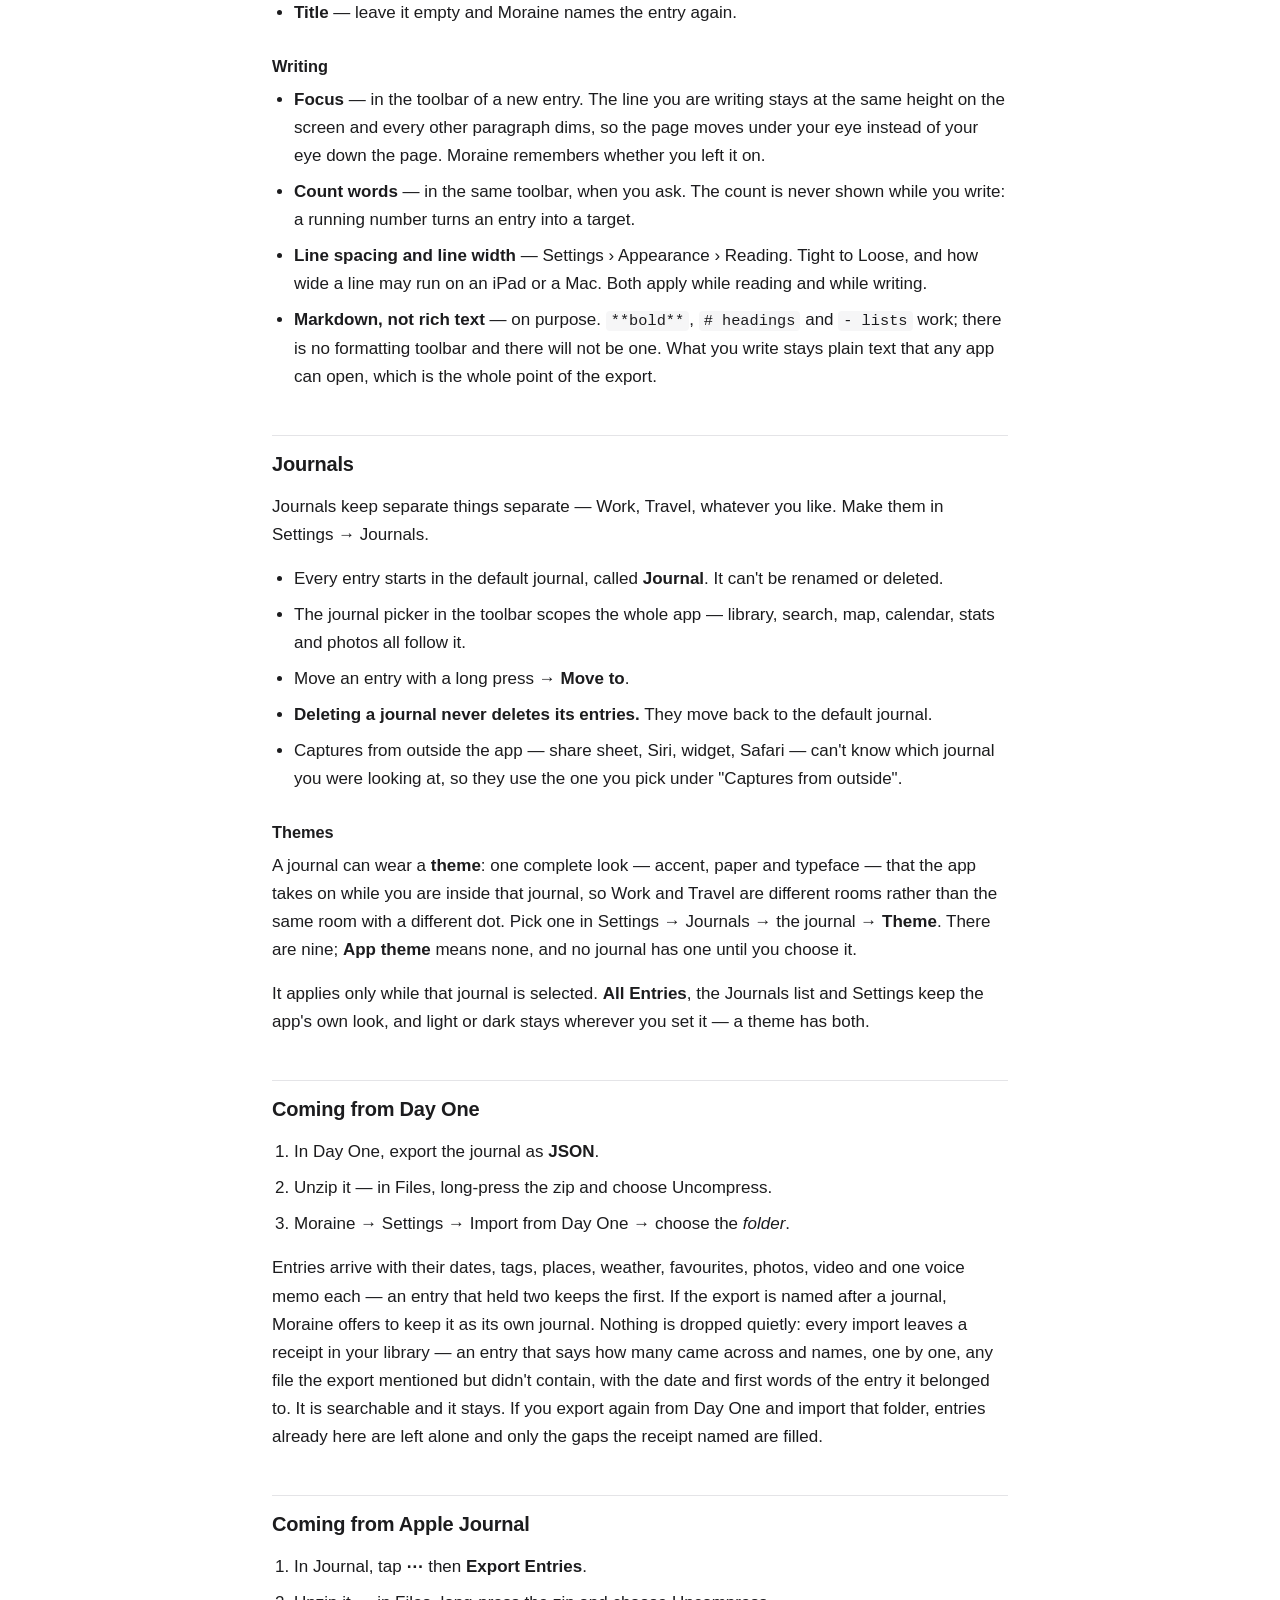
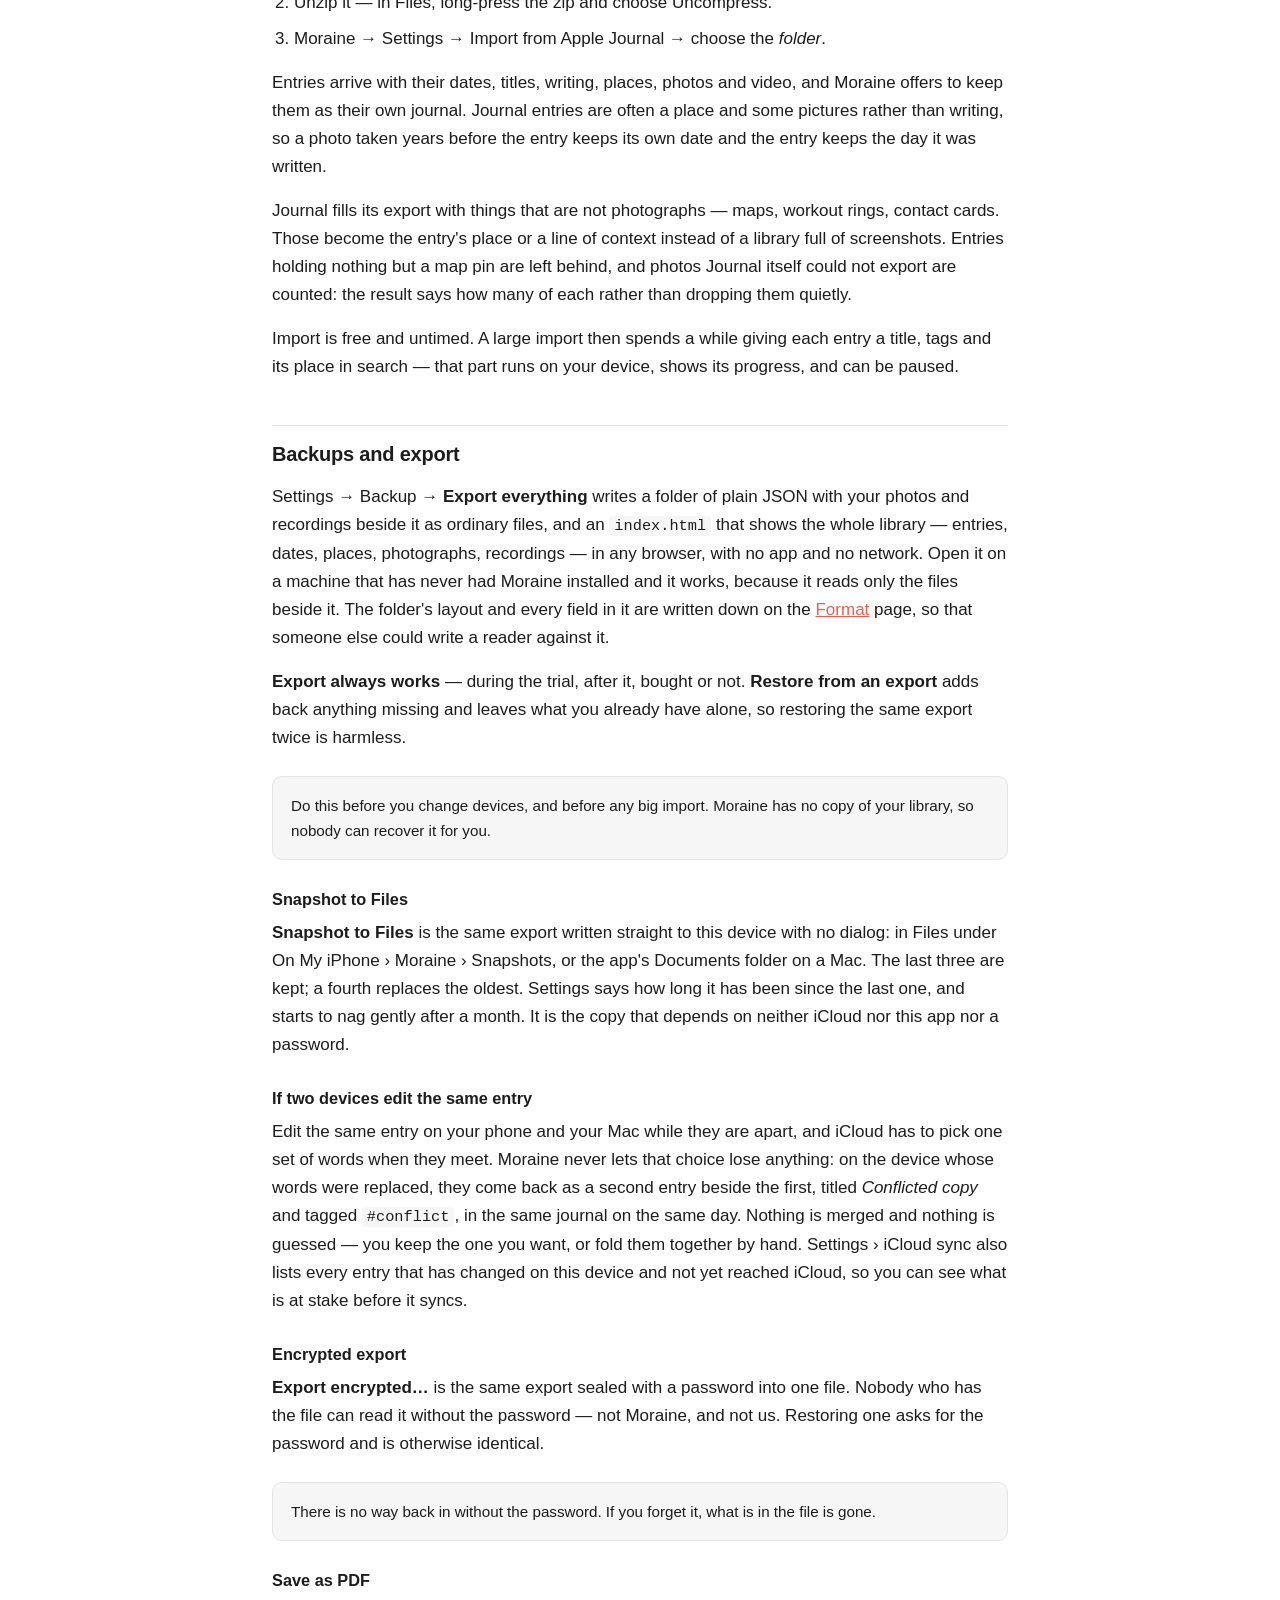
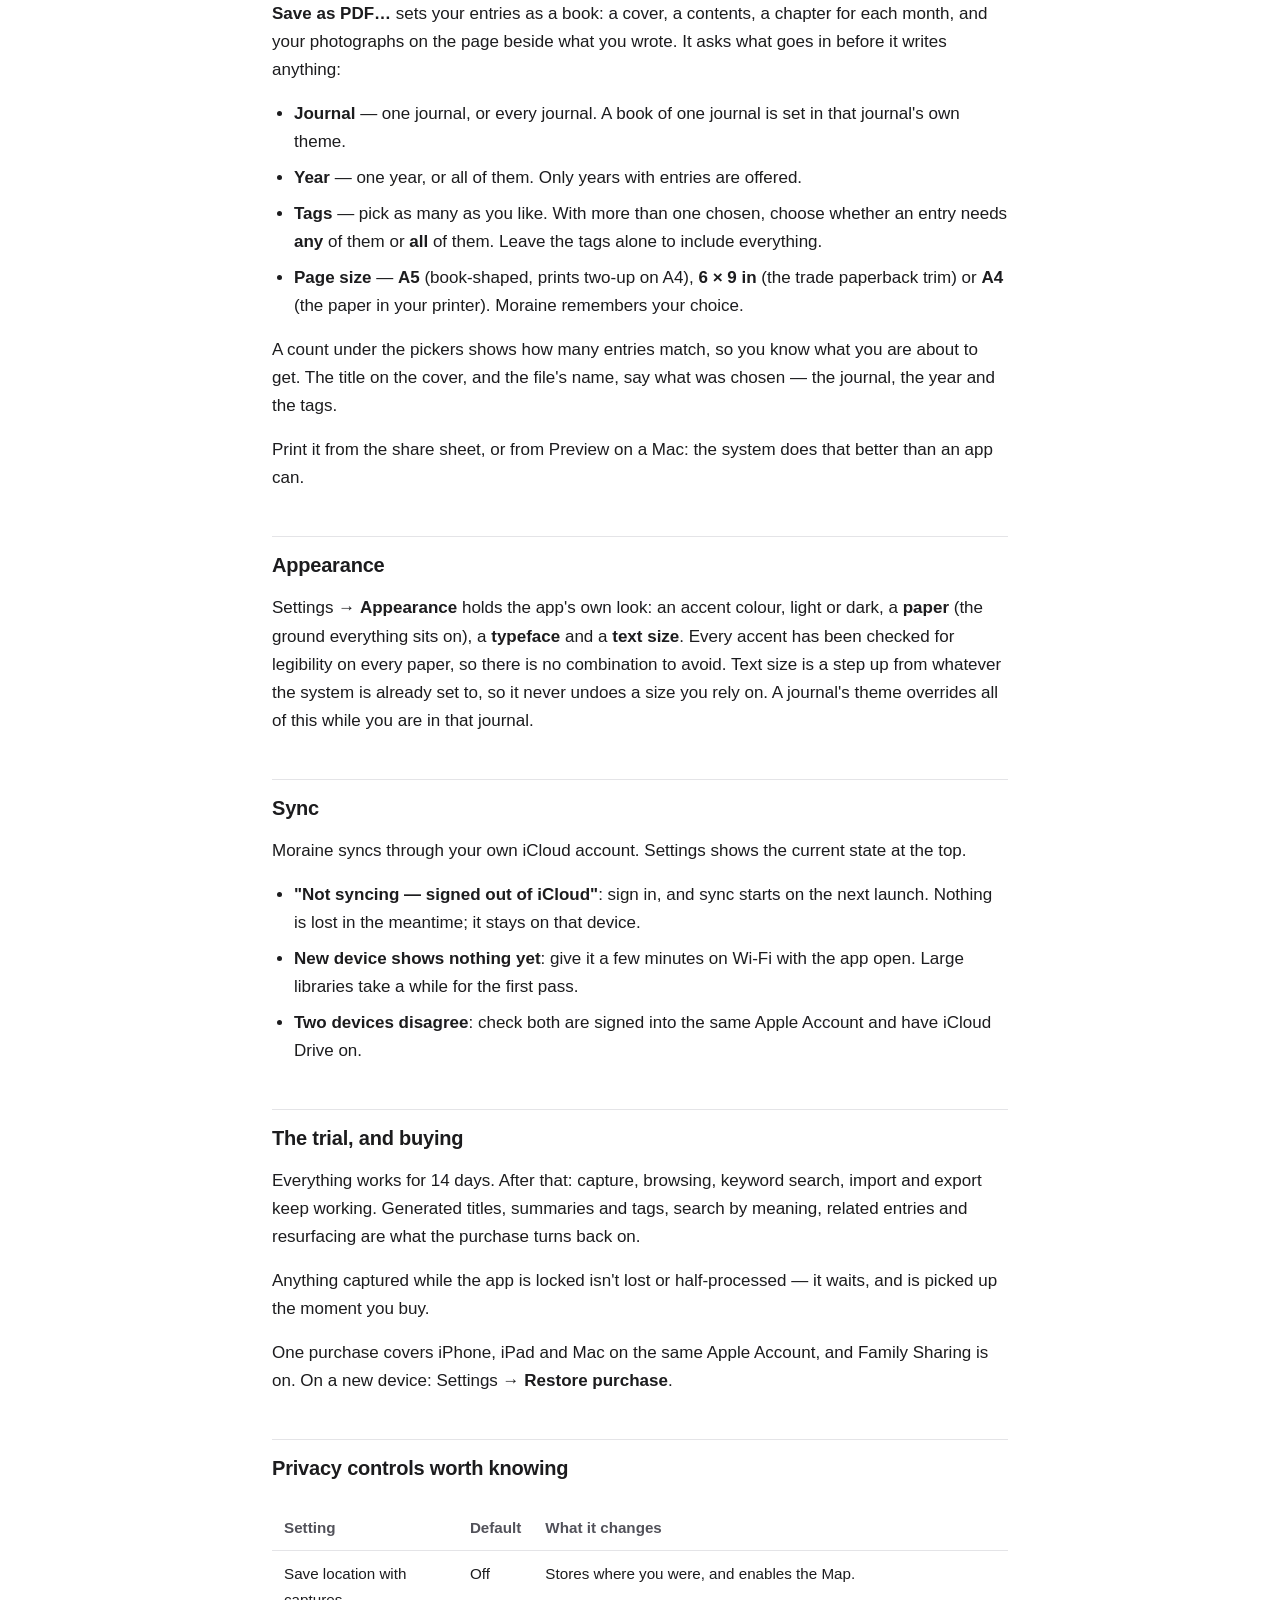
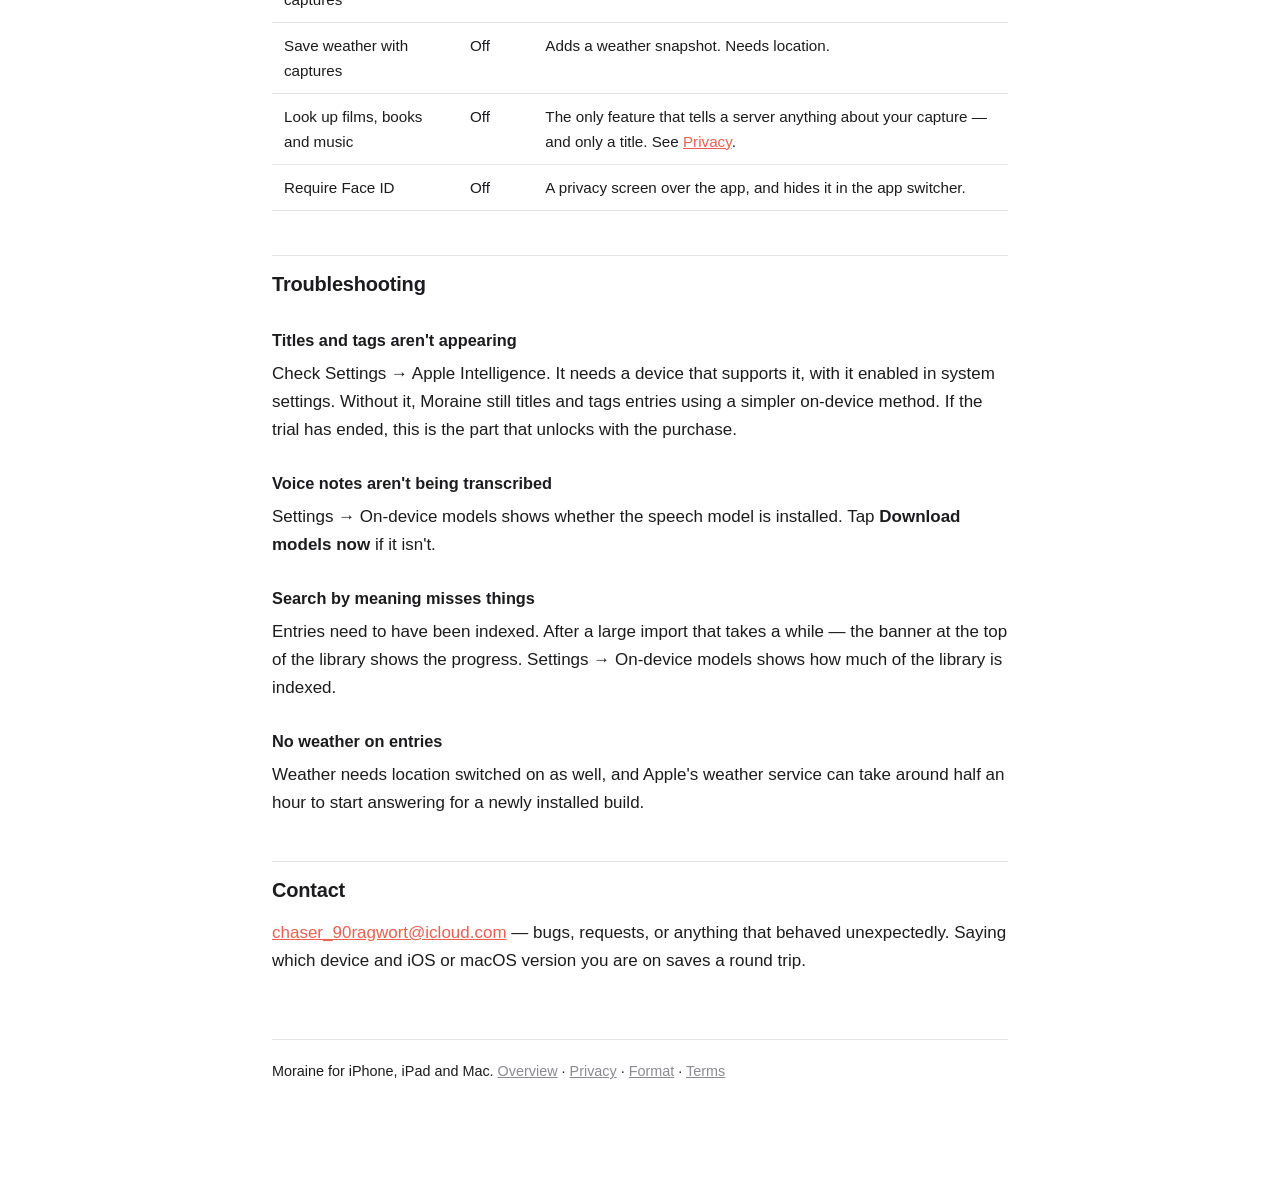
<file: help.html>
<!DOCTYPE html>
<html lang="en">
<head>
<meta charset="utf-8">
<meta name="viewport" content="width=device-width, initial-scale=1">
<title>Help — Moraine</title>
<meta name="description" content="How to use Moraine: capturing, searching by meaning, journals, importing from Day One and Apple Journal, backups, PDF books, sync and purchases.">
<link rel="stylesheet" href="style.css">
</head>
<body>
<div class="wrap">

<header class="site">
    <a class="name" href="./">Moraine</a>
    <nav>
        <a href="./">Overview</a>
        <a href="help.html" aria-current="page">Help</a>
        <a href="privacy.html">Privacy</a>
        <a href="format.html">Format</a>
        <a href="terms.html">Terms</a>
    </nav>
</header>

<h1>Help</h1>
<p class="lede">Short answers first. If something here doesn't cover it,
<a href="mailto:chaser_90ragwort@icloud.com">email me</a> — a real person reads it.</p>

<h2>Getting things in</h2>

<p>The <strong>+</strong> button covers a note, a journal entry, a link and a voice
memo. Beyond that:</p>

<ul>
    <li><strong>Share sheet</strong> — share anything from another app to Moraine.</li>
    <li><strong>Safari on Mac</strong> — the Moraine button clips the readable article.
        Enable it once in Safari → Settings → Extensions.</li>
    <li><strong>Siri</strong> — "Add a note to Moraine saying pick up oat milk", or
        "Capture in Moraine" for a two-step version.</li>
    <li><strong>Action Button / widget / Mac menu bar</strong> — one tap to a blank note or a recording.
        Two more widgets, <strong>Writing activity</strong> and <strong>Entries by month</strong>,
        show how much you have written — never what.</li>
</ul>

<p>Markdown works in the editor: <code>**bold**</code>, <code># headings</code>,
<code>- lists</code>.</p>

<h3>Photos, and photo dates</h3>
<p>Attach photos to any entry. If you add a photo that was taken on a different day,
Moraine offers to date the entry when the photo was taken instead of today — useful
when you are writing up a trip afterwards.</p>

<h2>Finding things again</h2>

<p>Search matches words <em>and</em> meaning. If you can't remember the words you
used, describe the thing: "the argument about moving house" will find the entry
even if none of those words appear in it. Meaning-based search is part of the
purchase; keyword search always works.</p>

<p>Other ways in: <strong>Tags</strong> (a cloud or a ranked list),
<strong>Map</strong> (where you captured things, if location is on),
<strong>Calendar</strong> (what you wrote on a day, beside your diary),
<strong>Photos</strong> (every picture as a wall), and <strong>Stats</strong>.</p>

<h3>Looking back</h3>
<p>Occasionally an old entry surfaces at the top of the library — either an
anniversary, or something you wrote years ago that is close in meaning to what you
have been writing lately. Dismissing it hides it for the day.</p>

<h2>Editing an entry</h2>

<p>Open an entry and choose <strong>Edit</strong>. The title, the writing, the date,
the place and the tags are all yours to change.</p>

<ul>
    <li><strong>Date and place</strong> — an entry keeps the moment it was captured
        until you say otherwise. Last weekend written up on a Tuesday can be moved
        back to the weekend. A place is picked from a search or from where you are
        now, never typed, so it always lands on the Map; an entry with a place shows a
        small map, with a hand-off to Apple Maps. Moving the place drops a weather
        reading taken at the old one; moving the date keeps it.</li>
    <li><strong>Tags</strong> — remove any, add your own. Once you have edited an
        entry's tags, Moraine stops re-tagging that entry, so nothing you removed
        comes back.</li>
    <li><strong>Title</strong> — leave it empty and Moraine names the entry again.</li>
</ul>

<h3>Writing</h3>

<ul>
    <li><strong>Focus</strong> — in the toolbar of a new entry. The line you are
        writing stays at the same height on the screen and every other paragraph
        dims, so the page moves under your eye instead of your eye down the page.
        Moraine remembers whether you left it on.</li>
    <li><strong>Count words</strong> — in the same toolbar, when you ask. The
        count is never shown while you write: a running number turns an entry into
        a target.</li>
    <li><strong>Line spacing and line width</strong> — Settings › Appearance ›
        Reading. Tight to Loose, and how wide a line may run on an iPad or a Mac.
        Both apply while reading and while writing.</li>
    <li><strong>Markdown, not rich text</strong> — on purpose. <code>**bold**</code>,
        <code># headings</code> and <code>- lists</code> work; there is no
        formatting toolbar and there will not be one. What you write stays plain
        text that any app can open, which is the whole point of the export.</li>
</ul>

<h2>Journals</h2>

<p>Journals keep separate things separate — Work, Travel, whatever you like. Make
them in Settings → Journals.</p>

<ul>
    <li>Every entry starts in the default journal, called <strong>Journal</strong>. It can't be renamed or deleted.</li>
    <li>The journal picker in the toolbar scopes the whole app — library, search, map, calendar, stats and photos all follow it.</li>
    <li>Move an entry with a long press → <strong>Move to</strong>.</li>
    <li><strong>Deleting a journal never deletes its entries.</strong> They move back to the default journal.</li>
    <li>Captures from outside the app — share sheet, Siri, widget, Safari — can't know which journal you were looking at, so they use the one you pick under "Captures from outside".</li>
</ul>

<h3>Themes</h3>

<p>A journal can wear a <strong>theme</strong>: one complete look — accent, paper and
typeface — that the app takes on while you are inside that journal, so Work and
Travel are different rooms rather than the same room with a different dot. Pick
one in Settings → Journals → the journal → <strong>Theme</strong>. There are nine;
<strong>App theme</strong> means none, and no journal has one until you choose it.</p>

<p>It applies only while that journal is selected. <strong>All Entries</strong>,
the Journals list and Settings keep the app's own look, and light or dark stays
wherever you set it — a theme has both.</p>

<h2>Coming from Day One</h2>

<ol>
    <li>In Day One, export the journal as <strong>JSON</strong>.</li>
    <li>Unzip it — in Files, long-press the zip and choose Uncompress.</li>
    <li>Moraine → Settings → Import from Day One → choose the <em>folder</em>.</li>
</ol>

<p>Entries arrive with their dates, tags, places, weather, favourites, photos, video and
one voice memo each — an entry that held two keeps the first.
If the export is named after a journal, Moraine offers to keep it as its own journal.
Nothing is dropped quietly: every import leaves a receipt in your library — an entry
that says how many came across and names, one by one, any file the export mentioned
but didn't contain, with the date and first words of the entry it belonged to. It is
searchable and it stays. If you export again from Day One and import that folder,
entries already here are left alone and only the gaps the receipt named are filled.</p>

<h2>Coming from Apple Journal</h2>

<ol>
    <li>In Journal, tap <strong>⋯</strong> then <strong>Export Entries</strong>.</li>
    <li>Unzip it — in Files, long-press the zip and choose Uncompress.</li>
    <li>Moraine → Settings → Import from Apple Journal → choose the <em>folder</em>.</li>
</ol>

<p>Entries arrive with their dates, titles, writing, places, photos and video, and Moraine
offers to keep them as their own journal. Journal entries are often a place and
some pictures rather than writing, so a photo taken years before the entry keeps
its own date and the entry keeps the day it was written.</p>

<p>Journal fills its export with things that are not photographs — maps, workout
rings, contact cards. Those become the entry's place or a line of context instead
of a library full of screenshots. Entries holding nothing but a map pin are left
behind, and photos Journal itself could not export are counted: the result says how
many of each rather than dropping them quietly.</p>

<p>Import is free and untimed. A large import then spends a while giving each entry
a title, tags and its place in search — that part runs on your device, shows its
progress, and can be paused.</p>

<h2>Backups and export</h2>

<p>Settings → Backup → <strong>Export everything</strong> writes a folder of plain
JSON with your photos and recordings beside it as ordinary files, and an
<code>index.html</code> that shows the whole library — entries, dates, places,
photographs, recordings — in any browser, with no app and no network. Open it on a
machine that has never had Moraine installed and it works, because it reads only the
files beside it. The folder's layout and every field in it are written down on the
<a href="format.html">Format</a> page, so that someone else could write a reader
against it.</p>

<p><strong>Export always works</strong> — during the trial, after it, bought or not.
<strong>Restore from an export</strong> adds back anything missing and leaves what
you already have alone, so restoring the same export twice is harmless.</p>

<div class="note">
    <p>Do this before you change devices, and before any big import. Moraine has no
    copy of your library, so nobody can recover it for you.</p>
</div>

<h3>Snapshot to Files</h3>

<p><strong>Snapshot to Files</strong> is the same export written straight to this
device with no dialog: in Files under On My iPhone › Moraine › Snapshots, or the
app's Documents folder on a Mac. The last three are kept; a fourth replaces the
oldest. Settings says how long it has been since the last one, and starts to nag
gently after a month. It is the copy that depends on neither iCloud nor this app
nor a password.</p>

<h3>If two devices edit the same entry</h3>

<p>Edit the same entry on your phone and your Mac while they are apart, and iCloud
has to pick one set of words when they meet. Moraine never lets that choice lose
anything: on the device whose words were replaced, they come back as a second
entry beside the first, titled <em>Conflicted copy</em> and tagged
<code>#conflict</code>, in the same journal on the same day. Nothing is merged and
nothing is guessed — you keep the one you want, or fold them together by hand.
Settings › iCloud sync also lists every entry that has changed on this device and
not yet reached iCloud, so you can see what is at stake before it syncs.</p>

<h3>Encrypted export</h3>

<p><strong>Export encrypted…</strong> is the same export sealed with a password into
one file. Nobody who has the file can read it without the password — not Moraine,
and not us. Restoring one asks for the password and is otherwise identical.</p>

<div class="note">
    <p>There is no way back in without the password. If you forget it, what is in
    the file is gone.</p>
</div>

<h3>Save as PDF</h3>

<p><strong>Save as PDF…</strong> sets your entries as a book: a cover, a contents, a
chapter for each month, and your photographs on the page beside what you wrote. It
asks what goes in before it writes anything:</p>

<ul>
    <li><strong>Journal</strong> — one journal, or every journal. A book of one
    journal is set in that journal's own theme.</li>
    <li><strong>Year</strong> — one year, or all of them. Only years with entries
    are offered.</li>
    <li><strong>Tags</strong> — pick as many as you like. With more than one chosen,
    choose whether an entry needs <strong>any</strong> of them or <strong>all</strong>
    of them. Leave the tags alone to include everything.</li>
    <li><strong>Page size</strong> — <strong>A5</strong> (book-shaped, prints two-up
    on A4), <strong>6 × 9 in</strong> (the trade paperback trim) or
    <strong>A4</strong> (the paper in your printer). Moraine remembers your
    choice.</li>
</ul>

<p>A count under the pickers shows how many entries match, so you know what you are
about to get. The title on the cover, and the file's name, say what was chosen — the
journal, the year and the tags.</p>

<p>Print it from the share sheet, or from Preview on a Mac: the system does that
better than an app can.</p>

<h2>Appearance</h2>

<p>Settings → <strong>Appearance</strong> holds the app's own look: an accent
colour, light or dark, a <strong>paper</strong> (the ground everything sits on), a
<strong>typeface</strong> and a <strong>text size</strong>. Every accent has been
checked for legibility on every paper, so there is no combination to avoid. Text
size is a step up from whatever the system is already set to, so it never undoes a
size you rely on. A journal's theme overrides all of this while you are in that
journal.</p>

<h2>Sync</h2>

<p>Moraine syncs through your own iCloud account. Settings shows the current state at
the top.</p>

<ul>
    <li><strong>"Not syncing — signed out of iCloud"</strong>: sign in, and sync starts on the next launch. Nothing is lost in the meantime; it stays on that device.</li>
    <li><strong>New device shows nothing yet</strong>: give it a few minutes on Wi-Fi with the app open. Large libraries take a while for the first pass.</li>
    <li><strong>Two devices disagree</strong>: check both are signed into the same Apple Account and have iCloud Drive on.</li>
</ul>

<h2>The trial, and buying</h2>

<p>Everything works for 14 days. After that: capture, browsing, keyword search,
import and export keep working. Generated titles, summaries and tags, search by
meaning, related entries and resurfacing are what the purchase turns back on.</p>

<p>Anything captured while the app is locked isn't lost or half-processed — it waits,
and is picked up the moment you buy.</p>

<p>One purchase covers iPhone, iPad and Mac on the same Apple Account, and Family
Sharing is on. On a new device: Settings → <strong>Restore purchase</strong>.</p>

<h2>Privacy controls worth knowing</h2>

<table>
    <tr><th>Setting</th><th>Default</th><th>What it changes</th></tr>
    <tr><td>Save location with captures</td><td>Off</td><td>Stores where you were, and enables the Map.</td></tr>
    <tr><td>Save weather with captures</td><td>Off</td><td>Adds a weather snapshot. Needs location.</td></tr>
    <tr><td>Look up films, books and music</td><td>Off</td><td>The only feature that tells a server anything about your capture — and only a title. See <a href="privacy.html">Privacy</a>.</td></tr>
    <tr><td>Require Face ID</td><td>Off</td><td>A privacy screen over the app, and hides it in the app switcher.</td></tr>
</table>

<h2>Troubleshooting</h2>

<h3>Titles and tags aren't appearing</h3>
<p>Check Settings → Apple Intelligence. It needs a device that supports it, with it
enabled in system settings. Without it, Moraine still titles and tags entries using a
simpler on-device method. If the trial has ended, this is the part that unlocks
with the purchase.</p>

<h3>Voice notes aren't being transcribed</h3>
<p>Settings → On-device models shows whether the speech model is installed. Tap
<strong>Download models now</strong> if it isn't.</p>

<h3>Search by meaning misses things</h3>
<p>Entries need to have been indexed. After a large import that takes a while — the
banner at the top of the library shows the progress. Settings → On-device models
shows how much of the library is indexed.</p>

<h3>No weather on entries</h3>
<p>Weather needs location switched on as well, and Apple's weather service can take
around half an hour to start answering for a newly installed build.</p>

<h2>Contact</h2>

<p><a href="mailto:chaser_90ragwort@icloud.com">chaser_90ragwort@icloud.com</a> — bugs, requests, or
anything that behaved unexpectedly. Saying which device and iOS or macOS version
you are on saves a round trip.</p>

<footer class="site">
    <p>Moraine for iPhone, iPad and Mac.
    <a href="./">Overview</a> ·
    <a href="privacy.html">Privacy</a> ·
    <a href="format.html">Format</a> ·
    <a href="terms.html">Terms</a></p>
</footer>

</div>
</body>
</html>
</file>
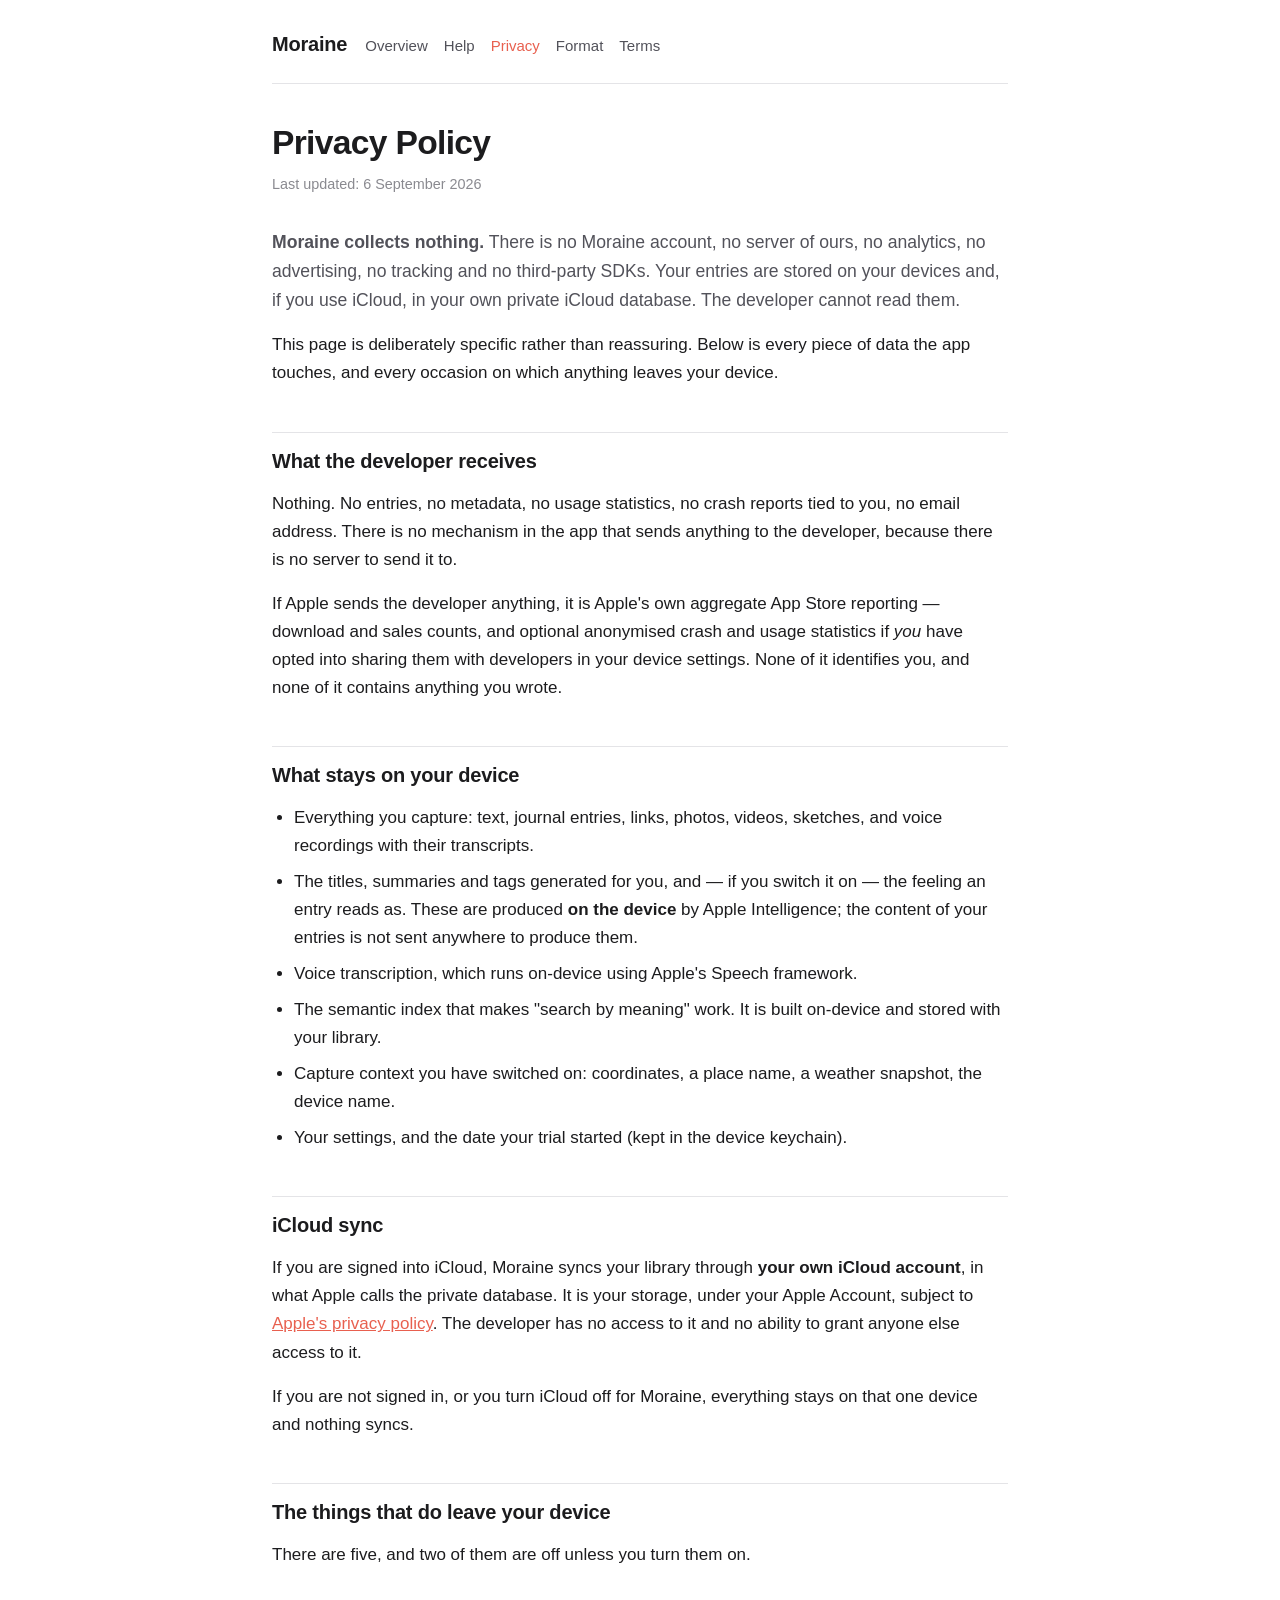
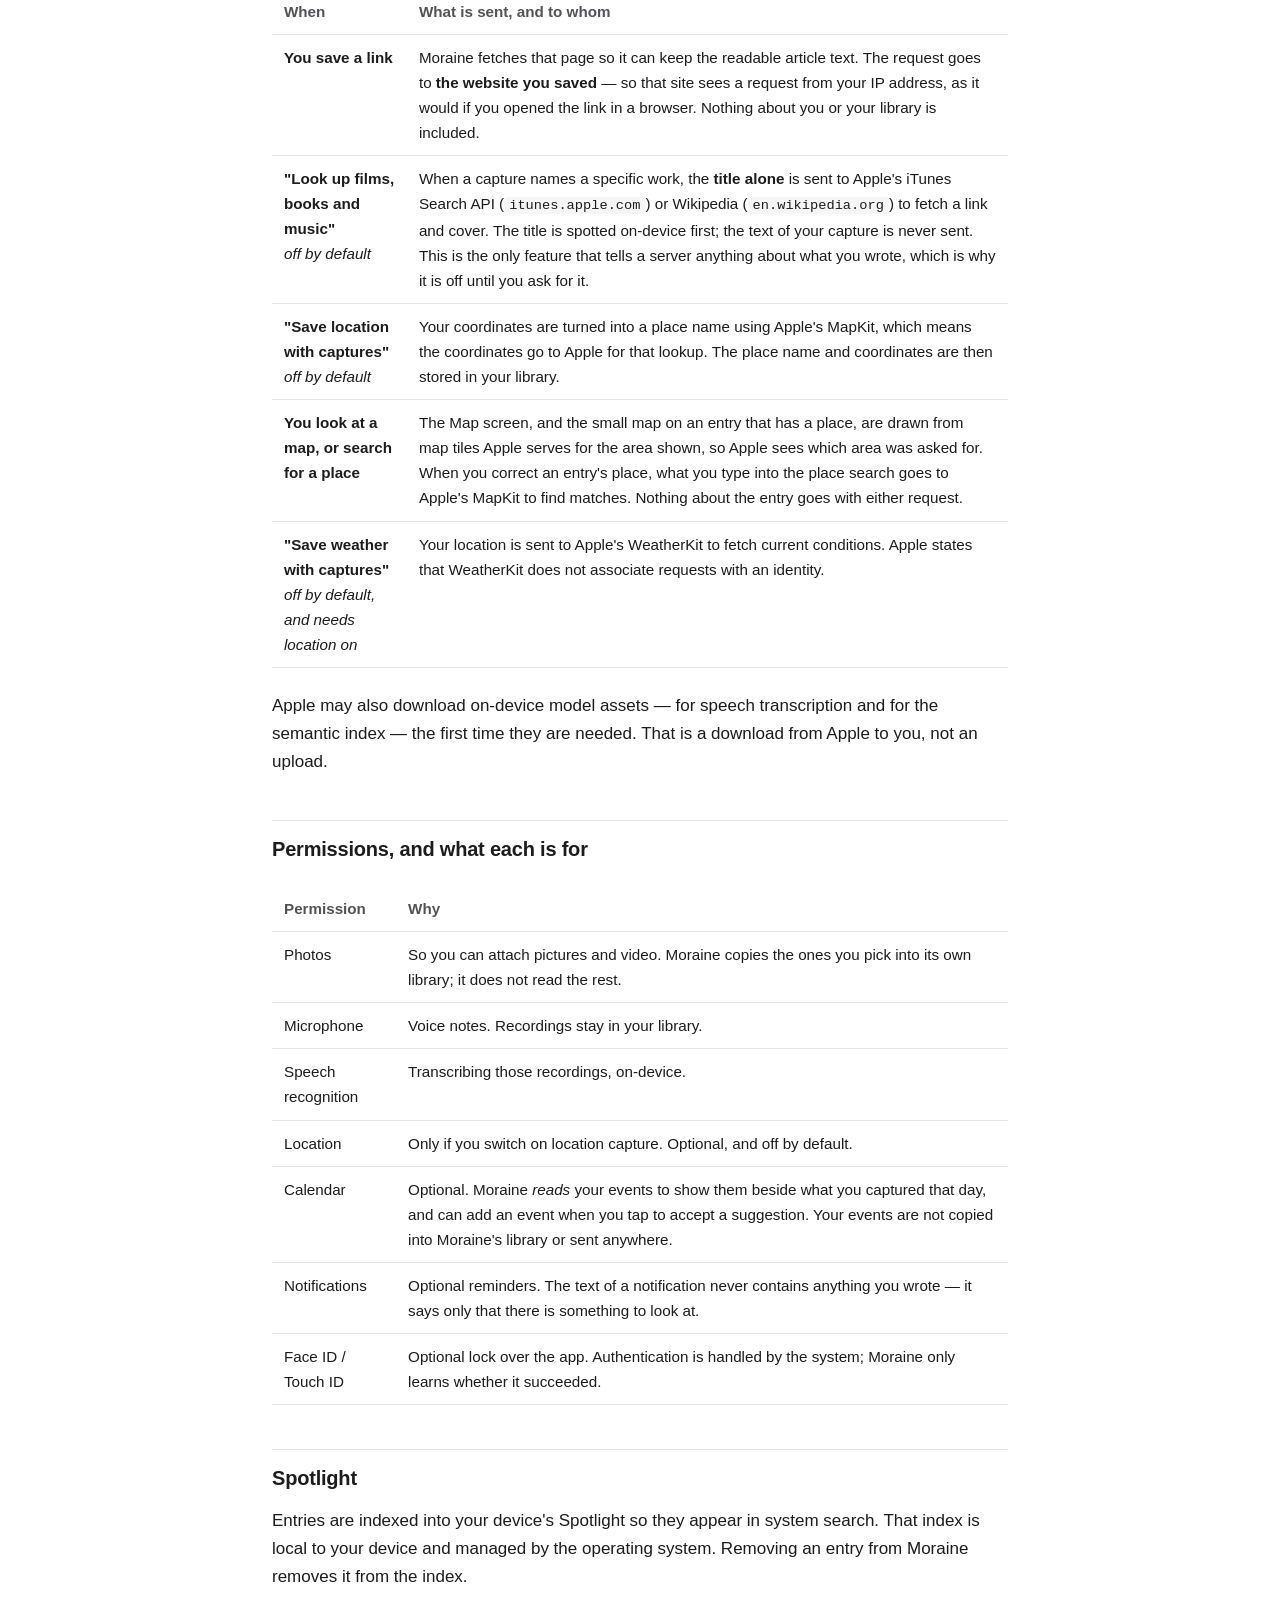
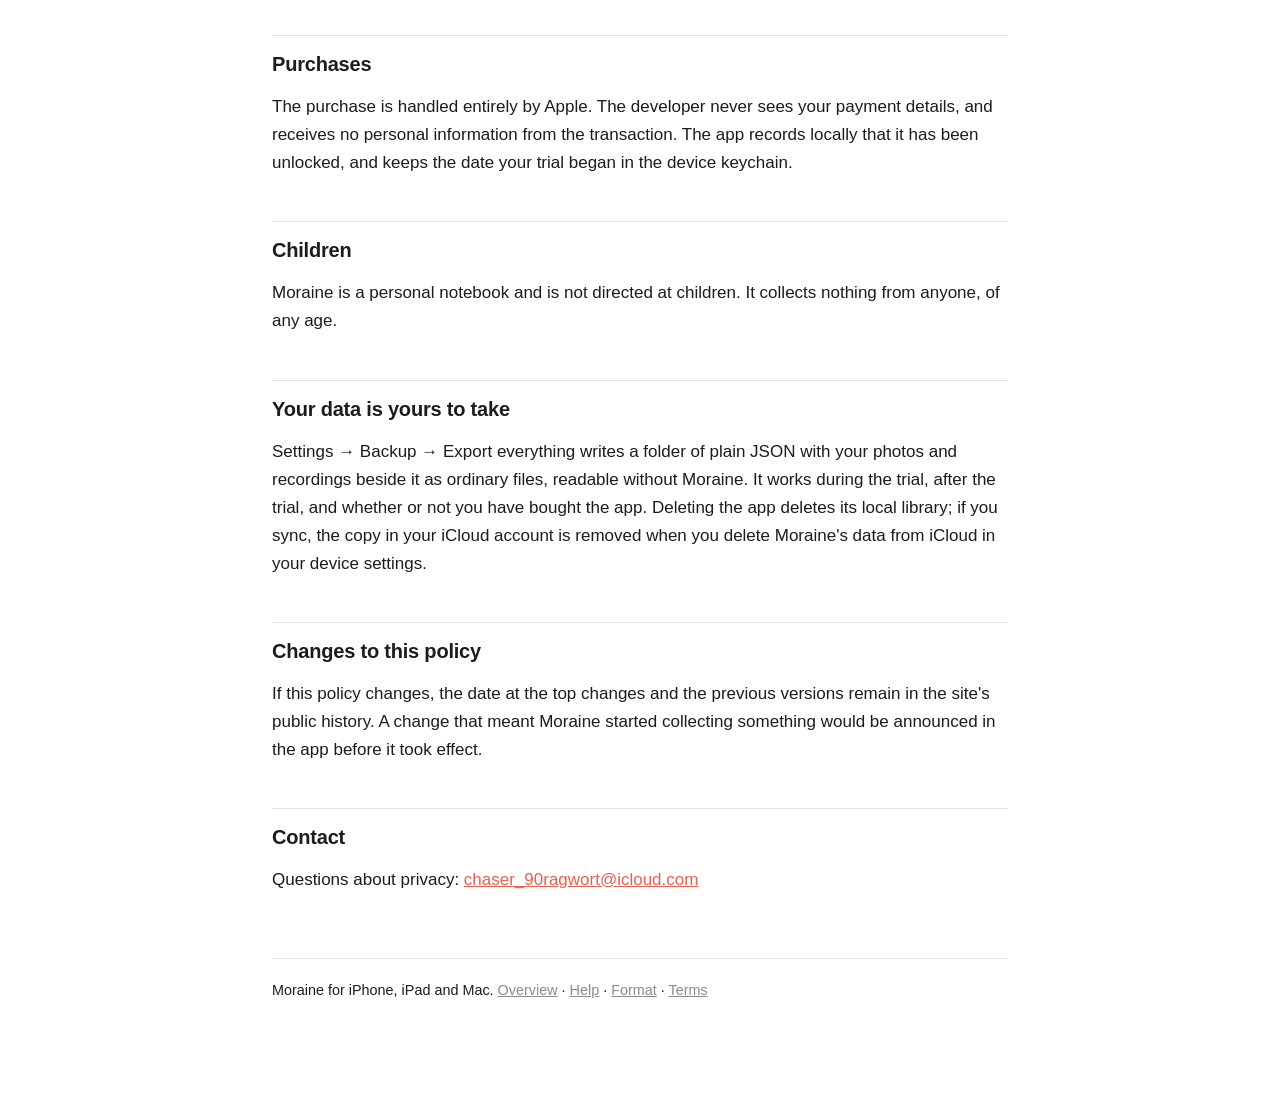
<file: privacy.html>
<!DOCTYPE html>
<html lang="en">
<head>
<meta charset="utf-8">
<meta name="viewport" content="width=device-width, initial-scale=1">
<title>Privacy — Moraine</title>
<meta name="description" content="Moraine's privacy policy: what stays on your device, the few things that leave it, and what the developer can see. Nothing is collected.">
<link rel="stylesheet" href="style.css">
</head>
<body>
<div class="wrap">

<header class="site">
    <a class="name" href="./">Moraine</a>
    <nav>
        <a href="./">Overview</a>
        <a href="help.html">Help</a>
        <a href="privacy.html" aria-current="page">Privacy</a>
        <a href="format.html">Format</a>
        <a href="terms.html">Terms</a>
    </nav>
</header>

<h1>Privacy Policy</h1>
<p class="updated">Last updated: 6 September 2026</p>

<p class="lede"><strong>Moraine collects nothing.</strong> There is no Moraine account, no
server of ours, no analytics, no advertising, no tracking and no third-party
SDKs. Your entries are stored on your devices and, if you use iCloud, in your own
private iCloud database. The developer cannot read them.</p>

<p>This page is deliberately specific rather than reassuring. Below is every piece
of data the app touches, and every occasion on which anything leaves your device.</p>

<h2>What the developer receives</h2>

<p>Nothing. No entries, no metadata, no usage statistics, no crash reports tied to
you, no email address. There is no mechanism in the app that sends anything to the
developer, because there is no server to send it to.</p>

<p>If Apple sends the developer anything, it is Apple's own aggregate App Store
reporting — download and sales counts, and optional anonymised crash and usage
statistics if <em>you</em> have opted into sharing them with developers in your
device settings. None of it identifies you, and none of it contains anything you
wrote.</p>

<h2>What stays on your device</h2>

<ul>
    <li>Everything you capture: text, journal entries, links, photos, videos, sketches, and voice recordings with their transcripts.</li>
    <li>The titles, summaries and tags generated for you, and — if you switch it on — the feeling an entry reads as. These are produced <strong>on the device</strong> by Apple Intelligence; the content of your entries is not sent anywhere to produce them.</li>
    <li>Voice transcription, which runs on-device using Apple's Speech framework.</li>
    <li>The semantic index that makes "search by meaning" work. It is built on-device and stored with your library.</li>
    <li>Capture context you have switched on: coordinates, a place name, a weather snapshot, the device name.</li>
    <li>Your settings, and the date your trial started (kept in the device keychain).</li>
</ul>

<h2>iCloud sync</h2>

<p>If you are signed into iCloud, Moraine syncs your library through
<strong>your own iCloud account</strong>, in what Apple calls the private database.
It is your storage, under your Apple Account, subject to
<a href="https://www.apple.com/legal/privacy/">Apple's privacy policy</a>. The
developer has no access to it and no ability to grant anyone else access to it.</p>

<p>If you are not signed in, or you turn iCloud off for Moraine, everything stays on
that one device and nothing syncs.</p>

<h2>The things that do leave your device</h2>

<p>There are five, and two of them are off unless you turn them on.</p>

<table>
    <tr>
        <th>When</th>
        <th>What is sent, and to whom</th>
    </tr>
    <tr>
        <td><strong>You save a link</strong></td>
        <td>Moraine fetches that page so it can keep the readable article text. The request goes to <strong>the website you saved</strong> — so that site sees a request from your IP address, as it would if you opened the link in a browser. Nothing about you or your library is included.</td>
    </tr>
    <tr>
        <td><strong>"Look up films, books and music"</strong><br><em>off by default</em></td>
        <td>When a capture names a specific work, the <strong>title alone</strong> is sent to Apple's iTunes Search API (<code>itunes.apple.com</code>) or Wikipedia (<code>en.wikipedia.org</code>) to fetch a link and cover. The title is spotted on-device first; the text of your capture is never sent. This is the only feature that tells a server anything about what you wrote, which is why it is off until you ask for it.</td>
    </tr>
    <tr>
        <td><strong>"Save location with captures"</strong><br><em>off by default</em></td>
        <td>Your coordinates are turned into a place name using Apple's MapKit, which means the coordinates go to Apple for that lookup. The place name and coordinates are then stored in your library.</td>
    </tr>
    <tr>
        <td><strong>You look at a map, or search for a place</strong></td>
        <td>The Map screen, and the small map on an entry that has a place, are drawn from map tiles Apple serves for the area shown, so Apple sees which area was asked for. When you correct an entry's place, what you type into the place search goes to Apple's MapKit to find matches. Nothing about the entry goes with either request.</td>
    </tr>
    <tr>
        <td><strong>"Save weather with captures"</strong><br><em>off by default, and needs location on</em></td>
        <td>Your location is sent to Apple's WeatherKit to fetch current conditions. Apple states that WeatherKit does not associate requests with an identity.</td>
    </tr>
</table>

<p>Apple may also download on-device model assets — for speech transcription and
for the semantic index — the first time they are needed. That is a download from
Apple to you, not an upload.</p>

<h2>Permissions, and what each is for</h2>

<table>
    <tr><th>Permission</th><th>Why</th></tr>
    <tr><td>Photos</td><td>So you can attach pictures and video. Moraine copies the ones you pick into its own library; it does not read the rest.</td></tr>
    <tr><td>Microphone</td><td>Voice notes. Recordings stay in your library.</td></tr>
    <tr><td>Speech recognition</td><td>Transcribing those recordings, on-device.</td></tr>
    <tr><td>Location</td><td>Only if you switch on location capture. Optional, and off by default.</td></tr>
    <tr><td>Calendar</td><td>Optional. Moraine <em>reads</em> your events to show them beside what you captured that day, and can add an event when you tap to accept a suggestion. Your events are not copied into Moraine's library or sent anywhere.</td></tr>
    <tr><td>Notifications</td><td>Optional reminders. The text of a notification never contains anything you wrote — it says only that there is something to look at.</td></tr>
    <tr><td>Face ID / Touch ID</td><td>Optional lock over the app. Authentication is handled by the system; Moraine only learns whether it succeeded.</td></tr>
</table>

<h2>Spotlight</h2>

<p>Entries are indexed into your device's Spotlight so they appear in system search.
That index is local to your device and managed by the operating system. Removing an
entry from Moraine removes it from the index.</p>

<h2>Purchases</h2>

<p>The purchase is handled entirely by Apple. The developer never sees your payment
details, and receives no personal information from the transaction. The app records
locally that it has been unlocked, and keeps the date your trial began in the device
keychain.</p>

<h2>Children</h2>

<p>Moraine is a personal notebook and is not directed at children. It collects nothing
from anyone, of any age.</p>

<h2>Your data is yours to take</h2>

<p>Settings → Backup → Export everything writes a folder of plain JSON with your
photos and recordings beside it as ordinary files, readable without Moraine. It works
during the trial, after the trial, and whether or not you have bought the app.
Deleting the app deletes its local library; if you sync, the copy in your iCloud
account is removed when you delete Moraine's data from iCloud in your device settings.</p>

<h2>Changes to this policy</h2>

<p>If this policy changes, the date at the top changes and the previous versions
remain in the site's public history. A change that meant Moraine started collecting
something would be announced in the app before it took effect.</p>

<h2>Contact</h2>

<p>Questions about privacy: <a href="mailto:chaser_90ragwort@icloud.com">chaser_90ragwort@icloud.com</a></p>

<footer class="site">
    <p>Moraine for iPhone, iPad and Mac.
    <a href="./">Overview</a> ·
    <a href="help.html">Help</a> ·
    <a href="format.html">Format</a> ·
    <a href="terms.html">Terms</a></p>
</footer>

</div>
</body>
</html>
</file>
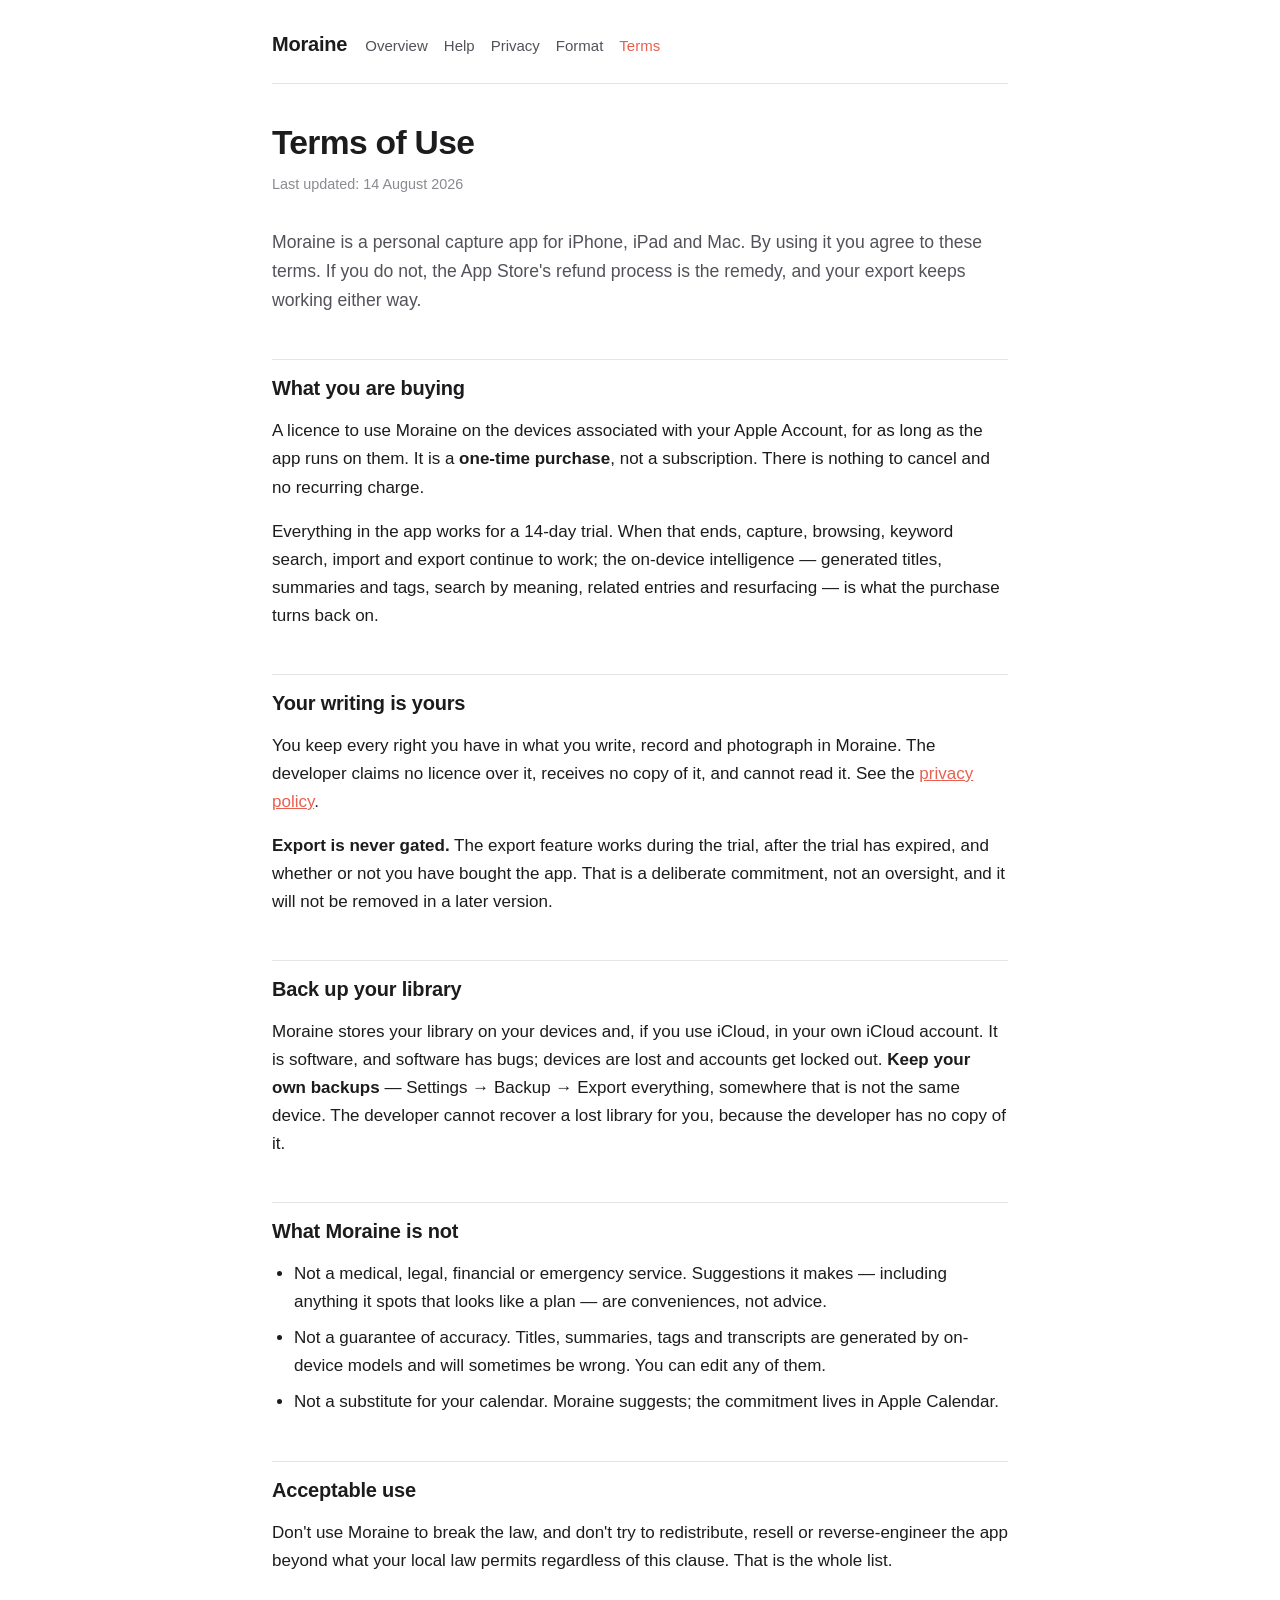
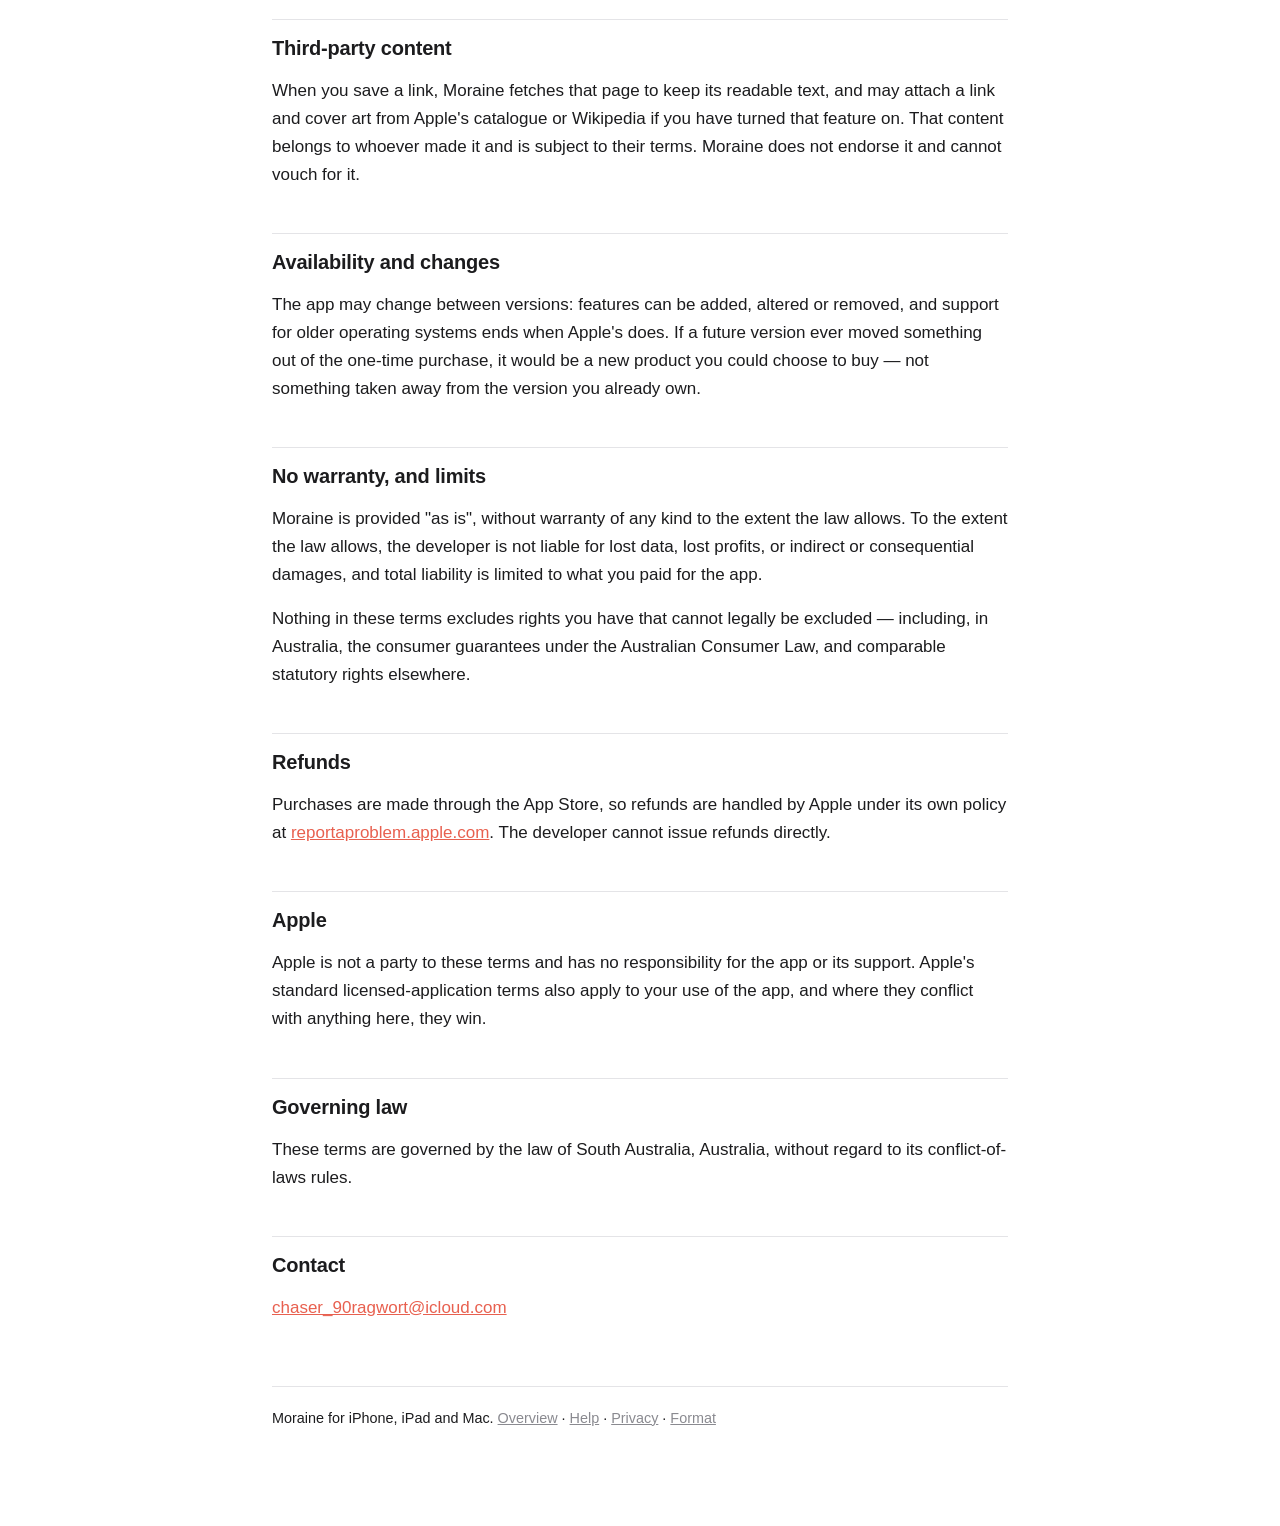
<file: terms.html>
<!DOCTYPE html>
<html lang="en">
<head>
<meta charset="utf-8">
<meta name="viewport" content="width=device-width, initial-scale=1">
<title>Terms of Use — Moraine</title>
<meta name="description" content="Terms of use for Moraine: what you are buying, what is promised, and what is not.">
<link rel="stylesheet" href="style.css">
</head>
<body>
<div class="wrap">

<header class="site">
    <a class="name" href="./">Moraine</a>
    <nav>
        <a href="./">Overview</a>
        <a href="help.html">Help</a>
        <a href="privacy.html">Privacy</a>
        <a href="format.html">Format</a>
        <a href="terms.html" aria-current="page">Terms</a>
    </nav>
</header>

<h1>Terms of Use</h1>
<p class="updated">Last updated: 14 August 2026</p>


<p class="lede">Moraine is a personal capture app for iPhone, iPad and Mac. By using it
you agree to these terms. If you do not, the App Store's refund process is the
remedy, and your export keeps working either way.</p>

<h2>What you are buying</h2>

<p>A licence to use Moraine on the devices associated with your Apple Account, for as
long as the app runs on them. It is a <strong>one-time purchase</strong>, not a
subscription. There is nothing to cancel and no recurring charge.</p>

<p>Everything in the app works for a 14-day trial. When that ends, capture,
browsing, keyword search, import and export continue to work; the on-device
intelligence — generated titles, summaries and tags, search by meaning, related
entries and resurfacing — is what the purchase turns back on.</p>

<h2>Your writing is yours</h2>

<p>You keep every right you have in what you write, record and photograph in Moraine.
The developer claims no licence over it, receives no copy of it, and cannot read it.
See the <a href="privacy.html">privacy policy</a>.</p>

<p><strong>Export is never gated.</strong> The export feature works during the
trial, after the trial has expired, and whether or not you have bought the app.
That is a deliberate commitment, not an oversight, and it will not be removed in a
later version.</p>

<h2>Back up your library</h2>

<p>Moraine stores your library on your devices and, if you use iCloud, in your own
iCloud account. It is software, and software has bugs; devices are lost and
accounts get locked out. <strong>Keep your own backups</strong> — Settings → Backup
→ Export everything, somewhere that is not the same device. The developer cannot
recover a lost library for you, because the developer has no copy of it.</p>

<h2>What Moraine is not</h2>

<ul>
    <li>Not a medical, legal, financial or emergency service. Suggestions it makes —
        including anything it spots that looks like a plan — are conveniences, not advice.</li>
    <li>Not a guarantee of accuracy. Titles, summaries, tags and transcripts are
        generated by on-device models and will sometimes be wrong. You can edit any of them.</li>
    <li>Not a substitute for your calendar. Moraine suggests; the commitment lives in Apple Calendar.</li>
</ul>

<h2>Acceptable use</h2>

<p>Don't use Moraine to break the law, and don't try to redistribute, resell or
reverse-engineer the app beyond what your local law permits regardless of this
clause. That is the whole list.</p>

<h2>Third-party content</h2>

<p>When you save a link, Moraine fetches that page to keep its readable text, and may
attach a link and cover art from Apple's catalogue or Wikipedia if you have turned
that feature on. That content belongs to whoever made it and is subject to their
terms. Moraine does not endorse it and cannot vouch for it.</p>

<h2>Availability and changes</h2>

<p>The app may change between versions: features can be added, altered or removed,
and support for older operating systems ends when Apple's does. If a future version
ever moved something out of the one-time purchase, it would be a new product you
could choose to buy — not something taken away from the version you already own.</p>

<h2>No warranty, and limits</h2>

<p>Moraine is provided "as is", without warranty of any kind to the extent the law
allows. To the extent the law allows, the developer is not liable for lost data,
lost profits, or indirect or consequential damages, and total liability is limited
to what you paid for the app.</p>

<p>Nothing in these terms excludes rights you have that cannot legally be excluded
— including, in Australia, the consumer guarantees under the Australian Consumer
Law, and comparable statutory rights elsewhere.</p>

<h2>Refunds</h2>

<p>Purchases are made through the App Store, so refunds are handled by Apple under
its own policy at <a href="https://reportaproblem.apple.com">reportaproblem.apple.com</a>.
The developer cannot issue refunds directly.</p>

<h2>Apple</h2>

<p>Apple is not a party to these terms and has no responsibility for the app or its
support. Apple's standard licensed-application terms also apply to your use of the
app, and where they conflict with anything here, they win.</p>

<h2>Governing law</h2>

<p>These terms are governed by the law of South Australia, Australia, without regard to
its conflict-of-laws rules.</p>

<h2>Contact</h2>

<p><a href="mailto:chaser_90ragwort@icloud.com">chaser_90ragwort@icloud.com</a></p>

<footer class="site">
    <p>Moraine for iPhone, iPad and Mac.
    <a href="./">Overview</a> ·
    <a href="help.html">Help</a> ·
    <a href="privacy.html">Privacy</a> ·
    <a href="format.html">Format</a></p>
</footer>

</div>
</body>
</html>
</file>
<file: style.css>
/* Moraine — site styles.
   One stylesheet, no fonts or scripts fetched from anywhere: a privacy
   policy served from a page that phones a CDN is not a good look. */

:root {
    --accent: #E8604F;
    --ink: #1c1c1e;
    --ink-soft: #52525a;
    --ink-faint: #8a8a90;
    --paper: #ffffff;
    --paper-soft: #f6f6f7;
    --rule: #e4e4e7;
}

@media (prefers-color-scheme: dark) {
    :root {
        --accent: #F07A68;
        --ink: #f2f2f5;
        --ink-soft: #b4b4bd;
        --ink-faint: #86868f;
        --paper: #16161a;
        --paper-soft: #1f1f25;
        --rule: #303038;
    }
}

* { box-sizing: border-box; }

body {
    margin: 0;
    padding: 0 20px 80px;
    background: var(--paper);
    color: var(--ink);
    font: 17px/1.65 -apple-system, BlinkMacSystemFont, "Segoe UI", Roboto, Helvetica, Arial, sans-serif;
    -webkit-text-size-adjust: 100%;
}

.wrap { max-width: 46rem; margin: 0 auto; }

header.site {
    display: flex;
    align-items: baseline;
    gap: 18px;
    flex-wrap: wrap;
    padding: 28px 0 22px;
    border-bottom: 1px solid var(--rule);
    margin-bottom: 40px;
}

header.site .name {
    font-size: 20px;
    font-weight: 600;
    letter-spacing: -0.01em;
    text-decoration: none;
    color: var(--ink);
}

header.site nav { display: flex; gap: 16px; flex-wrap: wrap; }
header.site nav a { color: var(--ink-soft); text-decoration: none; font-size: 15px; }
header.site nav a:hover, header.site nav a[aria-current="page"] { color: var(--accent); }

h1 {
    font-size: 2.1rem;
    line-height: 1.15;
    letter-spacing: -0.02em;
    margin: 0 0 10px;
}

.tagline {
    font-size: 1.15rem;
    color: var(--ink-soft);
    font-style: italic;
    margin: 0 0 32px;
}

h2 {
    font-size: 1.25rem;
    letter-spacing: -0.01em;
    margin: 44px 0 12px;
    padding-top: 12px;
    border-top: 1px solid var(--rule);
}

h3 { font-size: 1.02rem; margin: 26px 0 6px; }

p, li { color: var(--ink); }
p { margin: 0 0 16px; }
ul, ol { margin: 0 0 16px; padding-left: 22px; }
li { margin-bottom: 8px; }

a { color: var(--accent); }

strong { font-weight: 600; }

.lede { font-size: 1.1rem; color: var(--ink-soft); }

.note {
    background: var(--paper-soft);
    border: 1px solid var(--rule);
    border-radius: 10px;
    padding: 16px 18px;
    margin: 24px 0;
    font-size: 0.95rem;
}
.note p:last-child { margin-bottom: 0; }

table {
    width: 100%;
    border-collapse: collapse;
    margin: 20px 0 24px;
    font-size: 0.95rem;
    display: block;
    overflow-x: auto;
}
th, td {
    text-align: left;
    padding: 10px 12px;
    border-bottom: 1px solid var(--rule);
    vertical-align: top;
}
th { font-weight: 600; color: var(--ink-soft); }

code {
    font-family: ui-monospace, SFMono-Regular, Menlo, monospace;
    font-size: 0.9em;
    background: var(--paper-soft);
    padding: 1px 5px;
    border-radius: 4px;
}

footer.site {
    margin-top: 64px;
    padding-top: 20px;
    border-top: 1px solid var(--rule);
    color: var(--ink-faint);
    font-size: 0.9rem;
}
footer.site a { color: var(--ink-faint); }

.updated { color: var(--ink-faint); font-size: 0.9rem; margin: 0 0 32px; }
</file>
